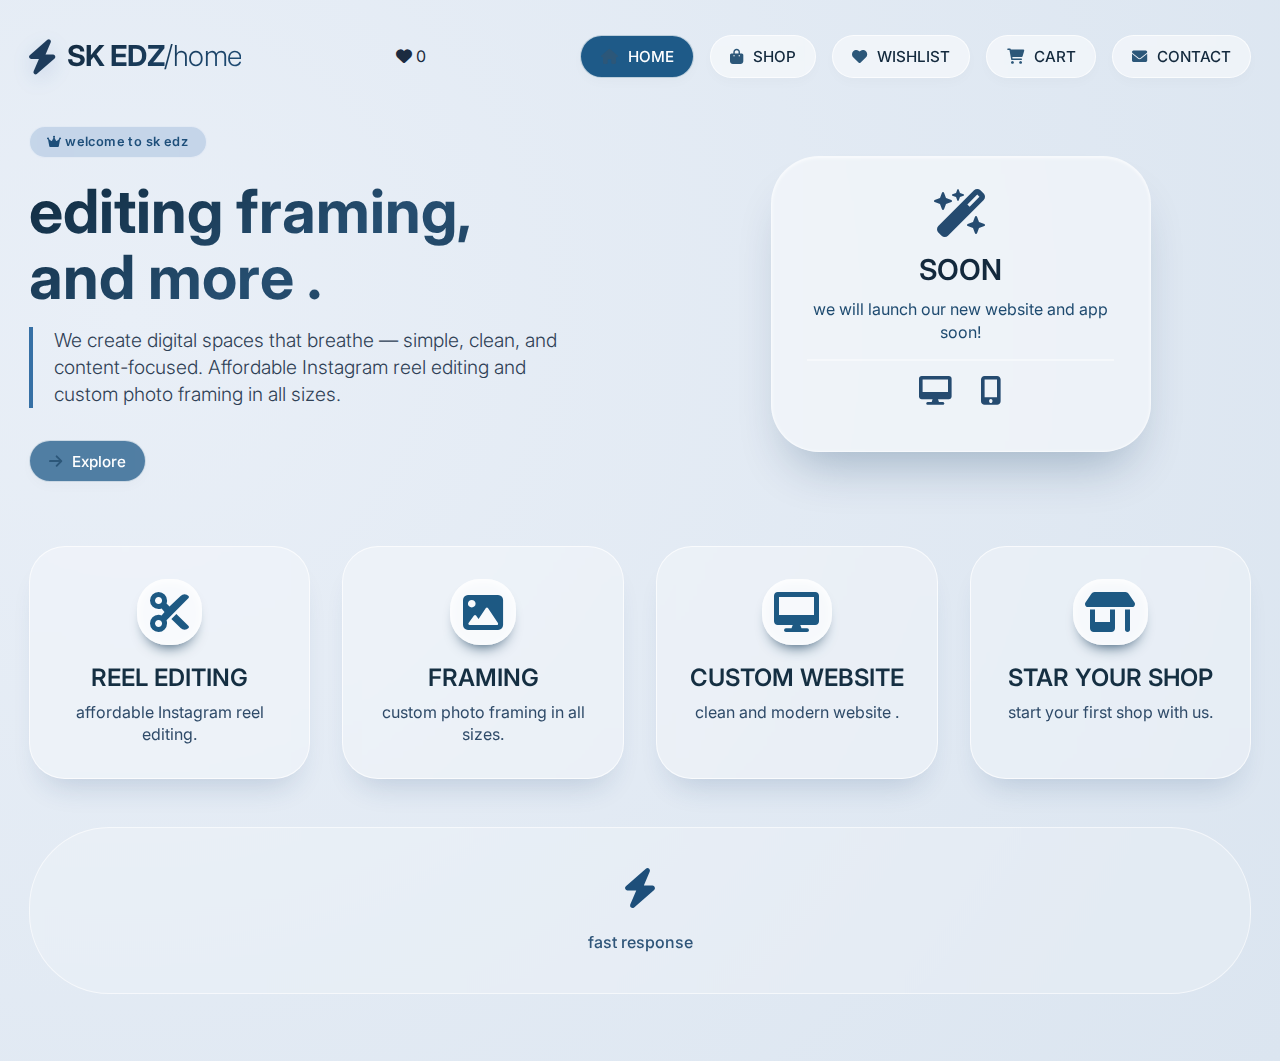
<file: index.html>
<!DOCTYPE html>
<html lang="en">
  <head>
  <meta name="google-site-verification" content="EmsKojAiRaxRZnbjrvXGbWVYcNJzrfEmUrWR7r4IP1Y" />
  <meta charset="UTF-8">
  <meta name="viewport" content="width=device-width, initial-scale=1.0, maximum-scale=5.0, user-scalable=yes">
  
  <title>SK EDZ | Reel Editing, Custom Framing & Websites</title>
  
  <meta name="description" content="Welcome to SK EDZ. We provide affordable Instagram reel editing, custom photo framing in all sizes, and clean modern website development.">
  
  <meta name="keywords" content="SK EDZ, reel editing, custom photo framing, website creation, affordable web development, Instagram editor">
  
  <meta name="robots" content="index, follow">
  
  <meta name="author" content="SK EDZ">

  <meta property="og:title" content="SK EDZ | Editing, Framing & Web Design">
  <meta property="og:description" content="Affordable Instagram reel editing, custom photo framing, and modern website development.">
  <meta property="og:type" content="website">

  <link rel="preconnect" href="https://fonts.googleapis.com">
  <link rel="preconnect" href="https://fonts.gstatic.com" crossorigin>
  <link href="https://fonts.googleapis.com/css2?family=Inter:opsz,wght@14..32,300;14..32,400;14..32,600;14..32,700&display=swap" rel="stylesheet">
  <link rel="stylesheet" href="https://cdnjs.cloudflare.com/ajax/libs/font-awesome/6.0.0-beta3/css/all.min.css">
  <link rel="icon" href="logo.jpg" type="image/png">
  
  <style>
    /* === RESET + GLOBAL (unified with all pages) === */
    * { margin: 0; padding: 0; box-sizing: border-box; }
    body {
      font-family: 'Inter', sans-serif;
      background: #f4f7fc;
      background: radial-gradient(circle at 10% 30%, #e9eff7, #dbe5f0);
      min-height: 100vh;
      display: flex;
      flex-direction: column;
      color: #1b2b40;
      line-height: 1.4;
      scroll-behavior: smooth;
    }
    .app {
      max-width: 1400px;
      margin: 0 auto;
      padding: 1.2rem 1.8rem;
      width: 100%;
      flex: 1;
    }
    /* ===== DESKTOP HEADER (no navbar) ===== */
    .desktop-header {
      display: flex;
      align-items: center;
      justify-content: space-between;
      padding: 1rem 0 2rem 0;
      flex-wrap: wrap;
    }
    .logo-area {
      display: flex;
      align-items: center;
      gap: 0.75rem;
    }
    .logo-icon {
      font-size: 2.2rem;
      color: #1e3c5c;
      filter: drop-shadow(0 6px 10px rgba(22, 78, 161, 0.15));
      animation: softGlow 3s infinite alternate;
    }
    @keyframes softGlow {
      0% { filter: drop-shadow(0 4px 8px rgba(0,60,130,0.2)); }
      100% { filter: drop-shadow(0 12px 18px rgba(0,90,200,0.35)); }
    }
    .logo-text {
      font-weight: 700;
      font-size: 1.8rem;
      letter-spacing: -0.02em;
      background: linear-gradient(145deg, #13293D, #1F4E79);
      -webkit-background-clip: text;
      background-clip: text;
      -webkit-text-fill-color: transparent;
      color: transparent;
    }
    .desktop-actions {
      display: flex;
      gap: 1rem;
      align-items: center;
    }
    .desktop-actions .action-btn {
      background: rgba(255,255,255,0.5);
      backdrop-filter: blur(4px);
      padding: 0.6rem 1.2rem;
      border-radius: 60px;
      font-weight: 500;
      font-size: 0.95rem;
      color: #13293D;
      border: 1px solid rgba(255,255,255,0.7);
      box-shadow: 0 5px 12px rgba(0,0,0,0.02);
      transition: 0.2s ease-in-out;
      cursor: pointer;
      text-decoration: none;
      display: inline-block;
    }
    .desktop-actions .action-btn i { margin-right: 6px; color: #2c5779; }
    .desktop-actions .action-btn:hover {
      background: white;
      border-color: #a0c6e9;
      box-shadow: 0 8px 18px rgba(28, 78, 128, 0.12);
      transform: scale(1.02);
    }
    /* ----- MOBILE NAVIGATION (hidden on desktop) ----- */
    .mobile-nav { display: none; }
    /* ===== HERO SECTION ===== */
    .hero {
      display: flex;
      flex-wrap: wrap;
      align-items: center;
      gap: 2.5rem;
      margin: 1rem 0 4rem 0;
    }
    .hero-content {
      flex: 1 1 300px;
      animation: slideUp 0.9s cubic-bezier(0.15, 0.85, 0.3, 1.05) forwards;
    }
    @keyframes slideUp {
      0% { opacity: 0; transform: translateY(35px); }
      100% { opacity: 1; transform: translateY(0); }
    }
    .hero-content .badge {
      background: rgba(43, 108, 176, 0.18);
      backdrop-filter: blur(3px);
      display: inline-block;
      padding: 0.4rem 1.1rem;
      border-radius: 40px;
      font-size: 0.8rem;
      font-weight: 600;
      letter-spacing: 0.4px;
      color: #1e4f7a;
      border: 1px solid rgba(255,255,255,0.5);
      margin-bottom: 1.2rem;
    }
    .hero-content h1 {
      font-size: clamp(2.4rem, 7vw, 3.8rem);
      font-weight: 700;
      line-height: 1.1;
      background: linear-gradient(155deg, #102b40, #264e70, #1b3b55);
      background-clip: text;
      -webkit-background-clip: text;
      -webkit-text-fill-color: transparent;
      color: transparent;
      margin-bottom: 1rem;
    }
    .hero-content p {
      font-size: 1.2rem;
      color: #2f4055;
      max-width: 550px;
      font-weight: 300;
      border-left: 4px solid #3670a5;
      padding-left: 1.3rem;
      margin-bottom: 2rem;
    }
    .hero-visual {
      flex: 1 1 280px;
      display: flex;
      justify-content: center;
      align-items: center;
    }
    .glass-card {
      background: rgba(255, 255, 255, 0.45);
      backdrop-filter: blur(12px);
      -webkit-backdrop-filter: blur(12px);
      border-radius: 48px;
      padding: 2rem 2.2rem;
      box-shadow: 0 30px 50px -20px rgba(1, 48, 87, 0.3),
                  inset 0 1px 3px rgba(255,255,255,0.7);
      border: 1px solid rgba(255,255,255,0.5);
      width: 100%;
      max-width: 380px;
      animation: float 5s infinite alternate ease-in-out;
      text-align: center;
    }
    @keyframes float {
      0% { transform: translateY(0) rotate(0.2deg); }
      100% { transform: translateY(-12px) rotate(-0.2deg); }
    }
    .glass-card i {
      font-size: 3rem;
      color: #254b70;
      margin-bottom: 0.8rem;
    }
    .glass-card h3 {
      font-size: 1.8rem;
      font-weight: 600;
      color: #13293D;
    }
    .glass-card p {
      color: #1f4b70;
      font-weight: 400;
      margin-top: 0.5rem;
    }
    /* ===== FEATURE GRID (like about page) ===== */
    .feature-grid {
      display: grid;
      grid-template-columns: repeat(auto-fit, minmax(220px, 1fr));
      gap: 2rem;
      margin: 4rem 0 3rem;
    }
    .feature-item {
      background: rgba(255,255,255,0.3);
      backdrop-filter: blur(8px);
      border-radius: 36px;
      padding: 2rem 1.5rem;
      border: 1px solid rgba(255,255,255,0.7);
      box-shadow: 0 20px 30px -15px rgba(26, 67, 113, 0.2);
      transition: all 0.25s;
      text-align: center;
      animation: cardFade 0.7s backwards;
    }
    .feature-item:nth-child(1) { animation-delay: 0.1s; }
    .feature-item:nth-child(2) { animation-delay: 0.2s; }
    .feature-item:nth-child(3) { animation-delay: 0.3s; }
    .feature-item:nth-child(4) { animation-delay: 0.4s; }
    @keyframes cardFade {
      0% { opacity: 0; transform: scale(0.92); }
      100% { opacity: 1; transform: scale(1); }
    }
    .feature-item:hover {
      transform: scale(1.02) translateY(-6px);
      background: rgba(255,255,255,0.6);
      border-color: white;
      box-shadow: 0 28px 40px -12px #1b4c79;
    }
    .feature-item i {
      font-size: 2.5rem;
      color: #1d5983;
      margin-bottom: 1rem;
      background: rgba(255,255,255,0.6);
      padding: 0.8rem;
      border-radius: 30px;
      box-shadow: inset 0 2px 8px white, 0 10px 15px -10px #113755;
    }
    .feature-item h3 {
      font-size: 1.5rem;
      font-weight: 600;
      margin-bottom: 0.4rem;
      color: #152f42;
    }
    .feature-item p {
      color: #2f4b69;
      font-weight: 400;
    }
    /* ===== STATS SECTION ===== */
    .stats-row {
      display: flex;
      flex-wrap: wrap;
      justify-content: space-around;
      gap: 2rem;
      margin: 3rem 0;
      background: rgba(255,255,255,0.2);
      backdrop-filter: blur(6px);
      border-radius: 80px;
      padding: 2.5rem 1.5rem;
      border: 1px solid rgba(255,255,255,0.6);
    }
    .stat-item {
      text-align: center;
    }
    .stat-number {
      font-size: 2.8rem;
      font-weight: 700;
      color: #1e5a88;
      line-height: 1.2;
    }
    .stat-label {
      font-size: 1rem;
      color: #2f5579;
      font-weight: 500;
    }
    /* ===== CTA SECTION ===== */
    .cta-section {
      background: rgba(255,255,255,0.25);
      backdrop-filter: blur(8px);
      border-radius: 60px;
      padding: 3rem 2.5rem;
      margin: 3rem 0;
      text-align: center;
      border: 1px solid rgba(255,255,255,0.7);
    }
    .cta-section h2 {
      font-size: 2.5rem;
      font-weight: 600;
      color: #102b40;
      margin-bottom: 1rem;
    }
    .cta-section p {
      font-size: 1.2rem;
      color: #2f5579;
      max-width: 600px;
      margin: 0 auto 2rem;
    }
    .cta-buttons {
      display: flex;
      gap: 1rem;
      justify-content: center;
      flex-wrap: wrap;
    }
    .cta-btn {
      background: rgba(43, 98, 142, 0.85);
      color: white;
      border: none;
      padding: 1rem 2.5rem;
      border-radius: 60px;
      font-weight: 600;
      font-size: 1.1rem;
      cursor: pointer;
      transition: 0.2s;
      border: 1px solid rgba(255,255,255,0.4);
      text-decoration: none;
      display: inline-flex;
      align-items: center;
      gap: 8px;
    }
    .cta-btn:hover {
      background: #1e5a88;
      transform: scale(1.02);
    }
    .cta-btn-outline {
      background: rgba(255,255,255,0.5);
      color: #13293D;
      border: 1px solid white;
    }
    .cta-btn-outline:hover {
      background: white;
    }
    /* ===== FOOTER ===== */
    .footer-note {
      margin-top: 4rem;
      padding: 1.8rem 0.5rem;
      text-align: center;
      border-top: 1px solid rgba(255,255,255,0.6);
      font-weight: 300;
      color: #2e5375;
      font-size: 0.95rem;
    }
    /* ===== THEMED BACK BUTTON ===== */
    .back-btn {
      background: rgba(255,255,255,0.45);
      backdrop-filter: blur(10px);
      -webkit-backdrop-filter: blur(10px);
      border: 1px solid rgba(255,255,255,0.7);
      color: #13293D;
      padding: 0.7rem 1.6rem;
      border-radius: 60px;
      font-weight: 500;
      font-size: 0.95rem;
      cursor: pointer;
      display: inline-flex;
      align-items: center;
      gap: 8px;
      box-shadow: 0 10px 20px -10px rgba(20, 60, 100, 0.25);
      transition: all 0.25s ease;
    }

    .back-btn i {
      color: #2c5779;
      font-size: 1rem;
    }

    .back-btn:hover {
      background: white;
      border-color: #a0c6e9;
      box-shadow: 0 15px 25px -10px rgba(28, 78, 128, 0.3);
      transform: translateY(-3px) scale(1.02);
    }

    .back-btn:active {
      transform: scale(0.98);
    }
    
    /* -------------------- RESPONSIVE (MOBILE) exactly matching wishlist.html -------------------- */
    @media screen and (max-width: 768px) {
      .app { padding: 0.8rem 1.2rem; }
      .desktop-actions { display: none; }
      
      .mobile-nav {
        display: flex;
        position: fixed;
        bottom: 16px;
        left: 12px;
        right: 12px;
        background: rgba(30, 50, 75, 0.75);
        backdrop-filter: blur(20px);
        border-radius: 60px;
        padding: 0.8rem 1.2rem;
        justify-content: space-around;
        z-index: 1000;
      }
      .mobile-nav a {
        color: rgba(255,255,255,0.9);
        display: flex;
        flex-direction: column;
        align-items: center;
        font-size: 0.85rem;
        text-decoration: none;
      }
      .mobile-nav a i { font-size: 1.5rem; }
      body { padding-bottom: 85px; }
      
      .stats-row { border-radius: 40px; padding: 1.8rem; }
      .stat-number { font-size: 2rem; }
    }
    @media screen and (min-width: 769px) {
      .mobile-nav { display: none !important; }
      body { padding-bottom: 0; }
    }
  </style>
</head>
<body>

  <div class="app">

    <header class="desktop-header">

      <div class="logo-area">

        <i class="fas fa-bolt logo-icon"></i>

        <span class="logo-text">SK EDZ<span style="font-weight:300; color:#2f638f;">/home</span></span>

        

      </div>

      <div class="logo-area">

 <div class="wishlist-header-icon" id="wishlist-header-icon" onclick="window.location.href='wishlist.html'">

          <i class="fas fa-heart"></i>

          <span class="wishlist-count-badge" id="wishlist-count-badge">0</span>

        </div>

</div>

      <div class="desktop-actions">

        <a href="index.html" class="action-btn" style="background: #1e5a88; color: white;"><i class="fas fa-home"></i> HOME</a>

        <a href="buy.html" class="action-btn"><i class="fas fa-shopping-bag"></i> SHOP</a>

        <a href="wishlist.html" class="action-btn"><i class="fas fa-heart"></i> WISHLIST</a>

        <a href="cart.html" class="action-btn"><i class="fas fa-shopping-cart"></i> CART</a>

        <a href="contact.html" class="action-btn"><i class="fas fa-envelope"></i> CONTACT</a>

        

      </div>

    </header>

<div class="logo-area">

  

</div>

    <section class="hero">

      <div class="hero-content">

        <span class="badge"><i class="fas fa-crown"></i> welcome to sk edz</span>

        <h1>editing framing,<br>and more .</h1>

        <p>We create digital spaces that breathe — simple, clean, and content-focused. Affordable Instagram reel editing and custom photo framing in all sizes.</p>

        <div style="display: flex; gap: 1rem; flex-wrap: wrap;">

          <span class="desktop-actions" style="display: flex; gap: 0.5rem; padding: 0;">

            <a href="buy.html" class="action-btn" style="background: rgba(43, 98, 142, 0.8); color: white;"><i class="fas fa-arrow-right"></i> Explore</a>

          </span>

        </div>

      </div>

      <div class="hero-visual">

        <div class="glass-card">

          <i class="fas fa-wand-magic-sparkles"></i>

          <h3>SOON</h3>

          <p>we will launch our new website and app soon!</p>

          <hr style="border: 0.5px solid rgba(255,255,255,0.4); margin: 1rem 0;">

          <div style="display: flex; justify-content: center; gap: 1.8rem;">

            <i class="fas fa-desktop" style="font-size: 1.8rem;"></i>

            <i class="fas fa-mobile-alt" style="font-size: 1.8rem;"></i>

          </div>

        </div>

      </div>

    </section>



    <div class="feature-grid">

      <div class="feature-item">

        <i class="fas fa-cut"></i>

        <h3>REEL EDITING</h3>

        <p>affordable Instagram reel editing.</p>

      </div>

      <div class="feature-item">

        <i class="fas fa-image"></i>

        <h3>FRAMING</h3>

        <p>custom photo framing in all sizes.</p>

      </div>

      <div class="feature-item">

        <i class="fas fa-desktop"></i>

        <h3>CUSTOM WEBSITE</h3>

        <p>clean and modern website .</p>

      </div>

      <div class="feature-item">

        <i class="fas fa-shop"></i>

        <h3>STAR YOUR SHOP</h3>

        <p>start your first shop with us.</p>

      </div>

    </div>



    <div class="stats-row">

      <div class="stat-item">

        <i class="fas fa-bolt" style="color: #1e4f7a; font-size: 2.5rem;"></i>

        <div class="stat-label"><br>fast response</div>
</file>
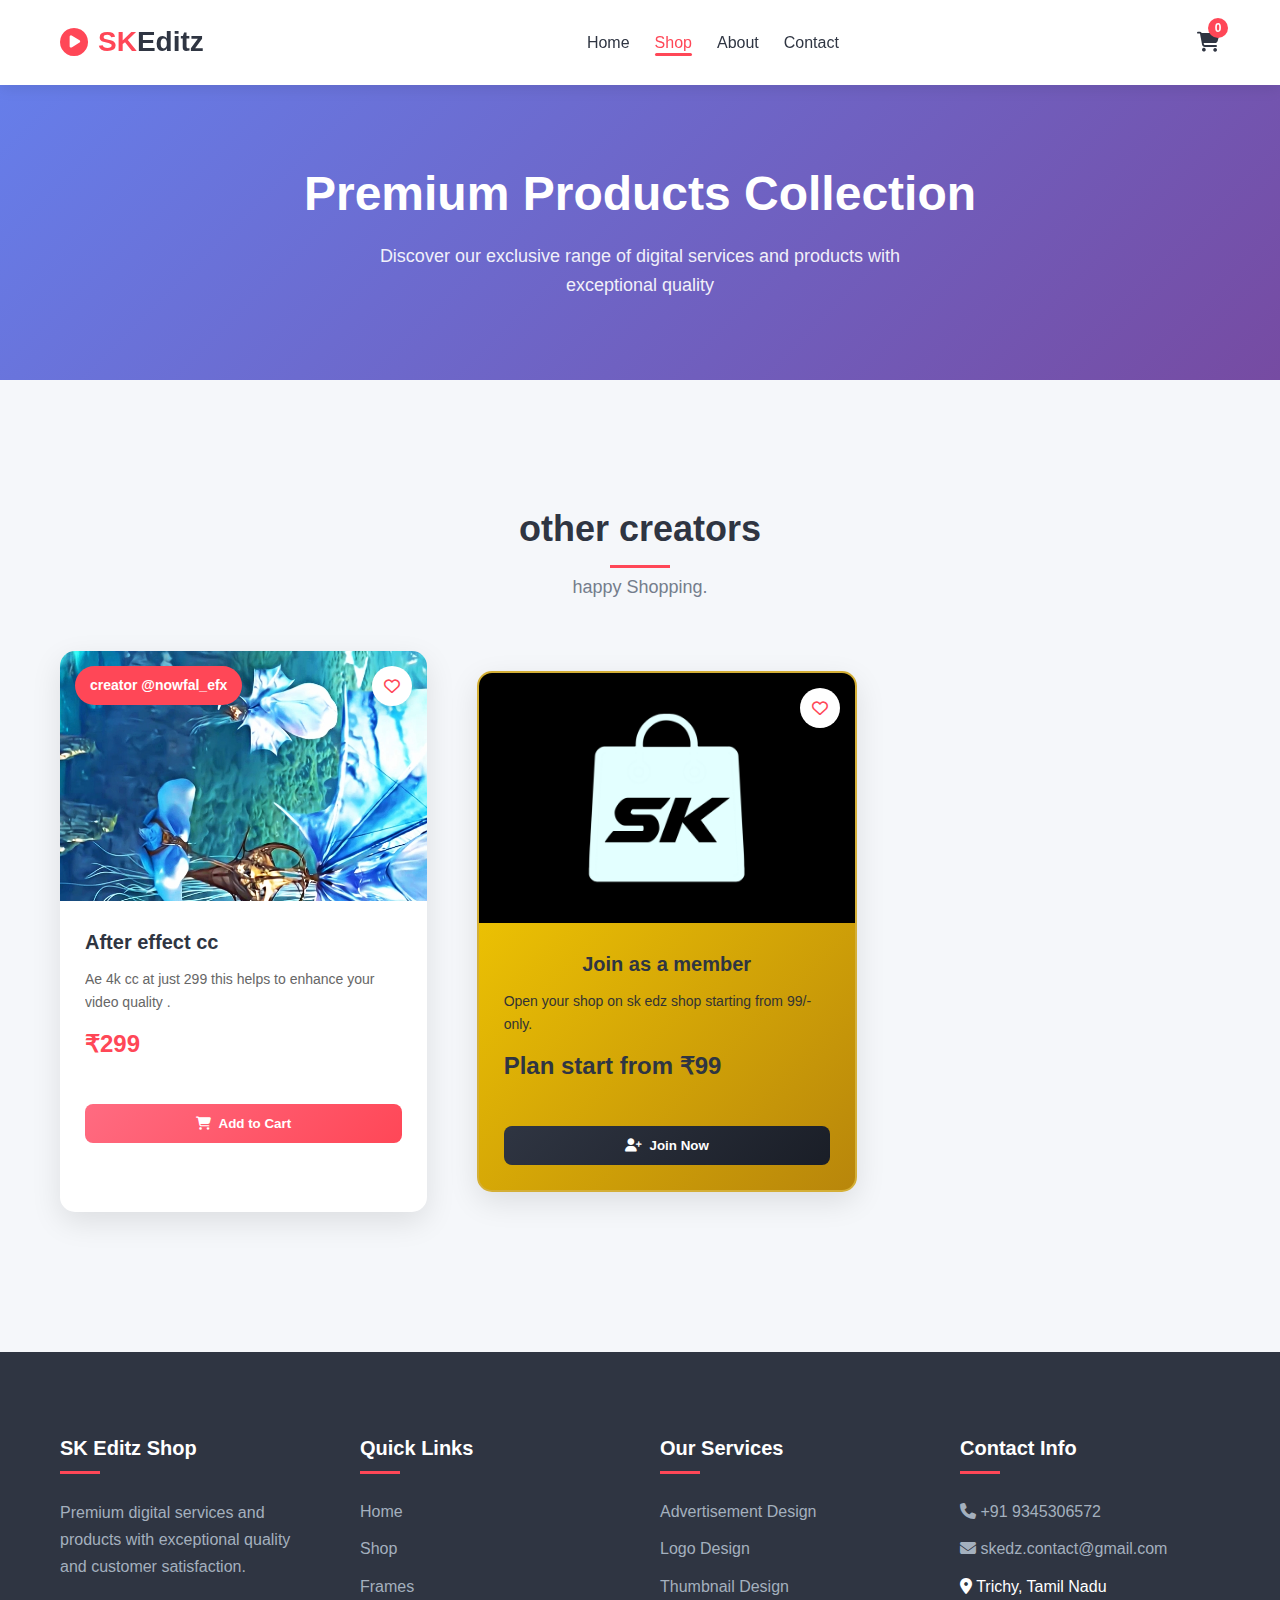
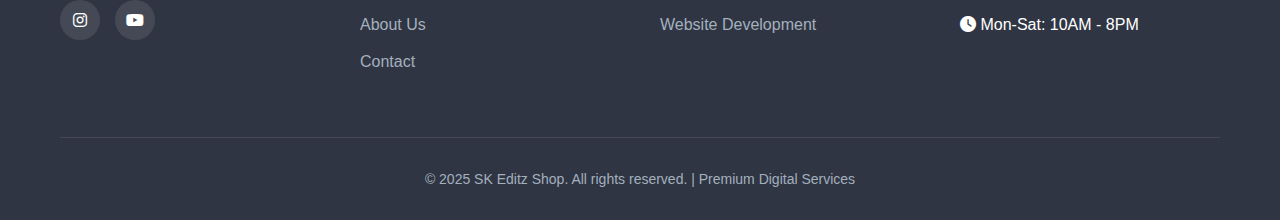
<file: ad.html>
<!DOCTYPE html>
<html lang="en">
<head>
    <meta charset="UTF-8">
    <meta name="viewport" content="width=device-width, initial-scale=1.0">
    <title>sk Shop | Premium Products</title>
    <link rel="stylesheet" href="https://cdnjs.cloudflare.com/ajax/libs/font-awesome/6.4.0/css/all.min.css">
    <link rel="shortcut icon" href="WhatsApp Image 2025-08-18 at 16.00.20_ae9954eb.jpg">
    <link rel="stylesheet" href="card.css">
    <style>
        * {
            margin: 0;
            padding: 0;
            box-sizing: border-box;
        }
        
        body {
            font-family: 'Segoe UI', Tahoma, Geneva, Verdana, sans-serif;
            color: #333;
            background: #f5f7fa;
            line-height: 1.6;
        }
        
        .container {
            max-width: 1200px;
            margin: 0 auto;
            padding: 0 20px;
        }
        
        /* Header Styles */
        header {
            padding: 20px 0;
            background: white;
            box-shadow: 0 2px 15px rgba(0, 0, 0, 0.1);
            position: sticky;
            top: 0;
            z-index: 100;
        }
        
        .header-content {
            display: flex;
            justify-content: space-between;
            align-items: center;
        }
        
        .logo {
            font-size: 28px;
            font-weight: 700;
            color: #ff4757;
            text-decoration: none;
            display: flex;
            align-items: center;
        }
        
        .logo i {
            margin-right: 10px;
            color: #ff4757;
        }
        
        .logo span {
            color: #2f3542;
        }
        
        nav ul {
            display: flex;
            list-style: none;
        }
        
        nav ul li {
            margin-left: 25px;
        }
        
        nav ul li a {
            color: #2f3542;
            text-decoration: none;
            font-weight: 500;
            transition: color 0.3s;
            position: relative;
        }
        
        nav ul li a:hover {
            color: #ff4757;
        }
        
        nav ul li a.active {
            color: #ff4757;
        }
        
        nav ul li a.active:after {
            content: '';
            position: absolute;
            bottom: -5px;
            left: 0;
            width: 100%;
            height: 3px;
            background: #ff4757;
            border-radius: 2px;
        }
        
        .cart-icon {
            position: relative;
            font-size: 20px;
            color: #2f3542;
            text-decoration: none;
            transition: color 0.3s;
        }
        
        .cart-icon:hover {
            color: #ff4757;
        }
        
        .cart-count {
            position: absolute;
            top: -8px;
            right: -8px;
            background: #ff4757;
            color: white;
            font-size: 12px;
            width: 20px;
            height: 20px;
            border-radius: 50%;
            display: flex;
            align-items: center;
            justify-content: center;
            font-weight: 600;
        }
        
        /* Hero Section */
        .shop-hero {
            padding: 80px 0;
            text-align: center;
            background: linear-gradient(135deg, #667eea 0%, #764ba2 100%);
            color: white;
            margin-bottom: 60px;
        }
        
        .shop-hero h1 {
            font-size: 48px;
            font-weight: 700;
            margin-bottom: 20px;
            line-height: 1.2;
        }
        
        .shop-hero p {
            font-size: 18px;
            max-width: 600px;
            margin: 0 auto;
            opacity: 0.9;
        }
        
        /* Products Section */
        .products-section {
            padding: 60px 0;
        }
        
        .section-title {
            text-align: center;
            margin-bottom: 50px;
        }
        
        .section-title h2 {
            font-size: 36px;
            color: #2f3542;
            margin-bottom: 15px;
            position: relative;
            display: inline-block;
        }
        
        .section-title h2:after {
            content: '';
            position: absolute;
            bottom: -10px;
            left: 50%;
            transform: translateX(-50%);
            width: 60px;
            height: 3px;
            background: #ff4757;
        }
        
        .section-title p {
            color: #747d8c;
            max-width: 600px;
            margin: 0 auto;
            font-size: 18px;
        }
        
        /* Frame Card Styles (Same as frames page) */
        .products-grid {
            display: grid;
            grid-template-columns: repeat(auto-fill, minmax(350px, 1fr));
            gap: 30px;
            margin-top: 40px;
        }
        
        .product-card {
            background: white;
            border-radius: 15px;
            overflow: hidden;
            box-shadow: 0 10px 30px rgba(0, 0, 0, 0.1);
            transition: all 0.3s ease;
            position: relative;
        }
        
        .product-card:hover {
            transform: translateY(-10px);
            box-shadow: 0 15px 35px rgba(0, 0, 0, 0.15);
        }
        
        .product-card-image {
            position: relative;
            overflow: hidden;
            height: 250px;
        }
        
        .product-card-image img {
            width: 100%;
            height: 100%;
            object-fit: cover;
            transition: transform 0.5s ease;
        }
        
        .product-card:hover .product-card-image img {
            transform: scale(1.05);
        }
        
        .product-card-badge {
            position: absolute;
            top: 15px;
            left: 15px;
            background: #ff4757;
            color: white;
            padding: 8px 15px;
            border-radius: 25px;
            font-size: 14px;
            font-weight: 600;
            z-index: 2;
        }
        
        .product-card-wishlist {
            position: absolute;
            top: 15px;
            right: 15px;
            background: white;
            width: 40px;
            height: 40px;
            border-radius: 50%;
            display: flex;
            align-items: center;
            justify-content: center;
            color: #ff4757;
            cursor: pointer;
            transition: all 0.3s;
            z-index: 2;
            box-shadow: 0 3px 10px rgba(0, 0, 0, 0.1);
        }
        
        .product-card-wishlist:hover {
            background: #ff4757;
            color: white;
            transform: scale(1.1);
        }
        
        .product-card-content {
            padding: 25px;
        }
        
        .product-card-title {
            font-size: 20px;
            font-weight: 600;
            margin-bottom: 10px;
            color: #2f3542;
        }
        
        .product-card-description {
            color: #666;
            font-size: 14px;
            line-height: 1.6;
            margin-bottom: 15px;
            height: 42px;
            overflow: hidden;
        }
        
        .product-card-price {
            display: flex;
            align-items: center;
            margin-bottom: 20px;
        }
        
        .product-card-current-price {
            font-size: 24px;
            font-weight: 700;
            color: #ff4757;
            margin-right: 10px;
        }
        
        .product-card-original-price {
            font-size: 16px;
            color: #999;
            text-decoration: line-through;
        }
        
        .product-card-save {
            color: #4CAF50;
            font-weight: 600;
            font-size: 14px;
            margin-left: 10px;
        }
        
        .product-card-rating {
            display: flex;
            align-items: center;
            margin-bottom: 20px;
        }
        
        .product-card-stars {
            color: #FFD700;
            margin-right: 10px;
        }
        
        .product-card-reviews {
            color: #666;
            font-size: 14px;
        }
        
        .product-card-buttons {
            display: flex;
            gap: 10px;
        }
        
        .product-card-btn {
            flex: 1;
            padding: 12px;
            border: none;
            border-radius: 8px;
            font-weight: 600;
            cursor: pointer;
            transition: all 0.3s;
            display: flex;
            align-items: center;
            justify-content: center;
            gap: 8px;
        }
        
        .product-card-btn-primary {
            background: linear-gradient(135deg, #ff6b81, #ff4757);
            color: white;
        }
        
        .product-card-btn-primary:hover {
            transform: translateY(-2px);
            box-shadow: 0 5px 15px rgba(255, 71, 87, 0.3);
        }
        
        .product-card-btn-secondary {
            background: #f1f2f6;
            color: #2f3542;
        }
        
        .product-card-btn-secondary:hover {
            background: #e2e8f0;
        }
        
        /* Special Frames Card */
        .frames-card {
            background: white;
            border-radius: 15px;
            overflow: hidden;
            box-shadow: 0 10px 30px rgba(0, 0, 0, 0.1);
            transition: all 0.3s ease;
            position: relative;
            grid-column: span 1;
        }
        
        .frames-card:hover {
            transform: translateY(-10px);
            box-shadow: 0 15px 35px rgba(0, 0, 0, 0.15);
        }
        
        .frames-card-image {
            position: relative;
            overflow: hidden;
            height: 250px;
            background: linear-gradient(135deg, #667eea 0%, #764ba2 100%);
            display: flex;
            align-items: center;
            justify-content: center;
        }
        
        .frames-card-image i {
            font-size: 80px;
            color: white;
            opacity: 0.8;
        }
        
        .frames-card-badge {
            position: absolute;
            top: 15px;
            left: 15px;
            background: #ff4757;
            color: white;
            padding: 8px 15px;
            border-radius: 25px;
            font-size: 14px;
            font-weight: 600;
            z-index: 2;
        }
        
        .frames-card-content {
            padding: 30px;
            text-align: center;
        }
        
        .frames-card-title {
            font-size: 24px;
            font-weight: 700;
            margin-bottom: 15px;
            color: #2f3542;
        }
        
        .frames-card-description {
            color: #666;
            font-size: 16px;
            line-height: 1.6;
            margin-bottom: 20px;
        }
        
        .frames-card-btn {
            display: inline-block;
            padding: 12px 30px;
            background: linear-gradient(135deg, #667eea 0%, #764ba2 100%);
            color: white;
            text-decoration: none;
            border-radius: 8px;
            font-weight: 600;
            transition: all 0.3s;
            border: none;
            cursor: pointer;
            font-size: 16px;
            display: flex;
            align-items: center;
            justify-content: center;
            gap: 10px;
            width: 100%;
        }
        
        .frames-card-btn:hover {
            transform: translateY(-2px);
            box-shadow: 0 5px 15px rgba(102, 126, 234, 0.3);
        }
        
        /* Golden Card Styles - FIXED FOR MOBILE */
        .golden-card {
            background: linear-gradient(135deg, #FFD700 0%, #B8860B 100%);
            border-radius: 15px;
            overflow: hidden;
            box-shadow: 0 10px 30px rgba(0, 0, 0, 0.1);
            transition: all 0.3s ease;
            position: relative;
            grid-column: span 1;
        }
        
        .golden-card:hover {
            transform: translateY(-10px);
            box-shadow: 0 15px 35px rgba(184, 134, 11, 0.3);
        }
        
        .golden-card .product-card-image {
            position: relative;
            overflow: hidden;
            height: 250px;
        }
        
        .golden-card .product-card-image img {
            width: 100%;
            height: 100%;
            object-fit: cover;
            transition: transform 0.5s ease;
        }
        
        .golden-card:hover .product-card-image img {
            transform: scale(1.05);
        }
        
        .golden-content {
            padding: 25px;
        }
        
        .golden-title {
            font-size: 20px;
            font-weight: 600;
            margin-bottom: 10px;
            color: #2f3542;
        }
        
        .golden-card .product-card-description {
            color: #333;
            font-size: 14px;
            line-height: 1.6;
            margin-bottom: 15px;
            height: 42px;
            overflow: hidden;
        }
        
        .golden-card .product-card-price {
            display: flex;
            align-items: center;
            margin-bottom: 20px;
        }
        
        .golden-card .product-card-current-price {
            font-size: 24px;
            font-weight: 700;
            color: #2f3542;
            margin-right: 10px;
        }
        
        .golden-card .product-card-buttons {
            display: flex;
            gap: 10px;
        }
        
        .golden-card .product-card-btn {
            flex: 1;
            padding: 12px;
            border: none;
            border-radius: 8px;
            font-weight: 600;
            cursor: pointer;
            transition: all 0.3s;
            display: flex;
            align-items: center;
            justify-content: center;
            gap: 8px;
        }
        
        .golden-card .product-card-btn-primary {
            background: linear-gradient(135deg, #2f3542, #1a1e27);
            color: white;
        }
        
        .golden-card .product-card-btn-primary:hover {
            transform: translateY(-2px);
            box-shadow: 0 5px 15px rgba(47, 53, 66, 0.3);
        }
        
        /* Coupon Section */
        .coupon-section {
            background: white;
            padding: 50px 0;
            margin: 60px 0;
            border-radius: 15px;
            box-shadow: 0 5px 20px rgba(0, 0, 0, 0.08);
        }
        
        .coupon-container {
            max-width: 600px;
            margin: 0 auto;
            text-align: center;
        }
        
        .coupon-container h3 {
            font-size: 28px;
            margin-bottom: 15px;
            color: #2f3542;
        }
        
        .coupon-container p {
            margin-bottom: 20px;
            color: #666;
            font-size: 18px;
        }
        
        .coupon-code {
            display: inline-block;
            background: linear-gradient(135deg, #ff6b81, #ff4757);
            color: white;
            padding: 10px 20px;
            border-radius: 8px;
            font-weight: 700;
            font-size: 20px;
            letter-spacing: 1px;
            margin: 10px 0;
        }
        
        /* Footer */
        footer {
            background: #2f3542;
            color: white;
            padding: 80px 0 30px;
            margin-top: 80px;
        }
        
        .footer-content {
            display: grid;
            grid-template-columns: repeat(auto-fit, minmax(250px, 1fr));
            gap: 40px;
            margin-bottom: 50px;
        }
        
        .footer-column h3 {
            font-size: 20px;
            margin-bottom: 25px;
            color: white;
            position: relative;
            padding-bottom: 10px;
        }
        
        .footer-column h3:after {
            content: '';
            position: absolute;
            bottom: 0;
            left: 0;
            width: 40px;
            height: 3px;
            background: #ff4757;
        }
        
        .footer-column p {
            color: #a4b0be;
            line-height: 1.7;
            margin-bottom: 20px;
        }
        
        .footer-column ul {
            list-style: none;
        }
        
        .footer-column ul li {
            margin-bottom: 12px;
        }
        
        .footer-column ul li a {
            color: #a4b0be;
            text-decoration: none;
            transition: color 0.3s;
        }
        
        .footer-column ul li a:hover {
            color: #ff4757;
        }
        
        .social-links {
            display: flex;
            gap: 15px;
            margin-top: 20px;
        }
        
        .social-links a {
            display: flex;
            align-items: center;
            justify-content: center;
            width: 40px;
            height: 40px;
            background: rgba(255, 255, 255, 0.1);
            border-radius: 50%;
            color: white;
            text-decoration: none;
            transition: all 0.3s;
        }
        
        .social-links a:hover {
            background: #ff4757;
            transform: translateY(-3px);
        }
        
        .copyright {
            text-align: center;
            padding-top: 30px;
            border-top: 1px solid rgba(255, 255, 255, 0.1);
            color: #a4b0be;
            font-size: 14px;
        }
        
        /* Toast Notification */
        .toast {
            position: fixed;
            bottom: 20px;
            right: 20px;
            background: #4CAF50;
            color: white;
            padding: 15px 25px;
            border-radius: 8px;
            box-shadow: 0 5px 15px rgba(0, 0, 0, 0.2);
            display: flex;
            align-items: center;
            z-index: 1000;
            transform: translateY(100px);
            opacity: 0;
            transition: transform 0.3s, opacity 0.3s;
        }
        
        .toast.show {
            transform: translateY(0);
            opacity: 1;
        }
        
        .toast i {
            margin-right: 10px;
            font-size: 20px;
        }
        
        /* Responsive Design */
        @media (max-width: 768px) {
            .header-content {
                flex-direction: column;
                text-align: center;
            }
            
            nav ul {
                margin-top: 20px;
                flex-wrap: wrap;
                justify-content: center;
            }
            
            nav ul li {
                margin: 0 15px 10px;
            }
            
            .shop-hero h1 {
                font-size: 36px;
            }
            
            .section-title h2 {
                font-size: 30px;
            }
            
            .products-grid {
                grid-template-columns: 1fr;
            }
            
            /* Golden card mobile fixes */
            .golden-card {
                grid-column: span 1;
            }
            
            .golden-card .product-card-buttons {
                flex-direction: column;
            }
            
            .golden-card .product-card-btn {
                width: 100%;
            }
        }
        
        @media (max-width: 480px) {
            .shop-hero {
                padding: 60px 0;
            }
            
            .shop-hero h1 {
                font-size: 28px;
            }
            
            .product-card-buttons {
                flex-direction: column;
            }
            
            .product-card-btn {
                width: 100%;
            }
            
            /* Golden card small screen fixes */
            .golden-content {
                padding: 20px;
            }
            
            .golden-title {
                font-size: 18px;
            }
        }
    </style>
</head>
<body>
    <!-- Header -->
    <header>
        <div class="container">
            <div class="header-content">
                <a href="index.html" class="logo">
                    <i class="fas fa-play-circle"></i>
                    SK<span>Editz</span>
                </a>
                <nav>
                    <ul>
                        <li><a href="index.html">Home</a></li>
                        <li><a href="buy.html" class="active">Shop</a></li>
                        <li><a href="about.html">About</a></li>
                        <li><a href="contact.html">Contact</a></li>
                    </ul>
                </nav>
                <a href="cart.html" class="cart-icon">
                    <i class="fas fa-shopping-cart"></i>
                    <span class="cart-count" id="cart-count">0</span>
                </a>
            </div>
        </div>
    </header>
    
    <!-- Hero Section -->
    <section class="shop-hero">
        <div class="container">
            <h1>Premium Products Collection</h1>
            <p>Discover our exclusive range of digital services and products with exceptional quality</p>
        </div>
    </section>
    
    <!-- Products Section -->
    <section class="products-section">
        <div class="container">
            <div class="section-title">
                <h2>other creators</h2>
                <p>happy Shopping.</p>
            </div>
            
            <div class="products-grid">
                <!-- Product 1: Advertisement -->
                <div class="product-card">
                    <div class="product-card-image">
                        <div class="product-card-badge">creator @nowfal_efx</div>
                        <div class="product-card-wishlist" data-product="Advertisement">
                            <i class="far fa-heart"></i>
                        </div>
                        <img src="nowfal.2.jpg" alt="advertisement">
                    </div>
                    <div class="product-card-content">
                        <h3 class="product-card-title">After effect cc</h3>
                        <p class="product-card-description">Ae 4k cc at just 299 this helps to enhance your video quality .</p>
                        <div class="product-card-price">
                            <span class="product-card-current-price">₹299</span>
                        </div>
                        <div class="product-card-rating">
                            <div class="product-card-stars">
                            </div>
                        </div>
                        <div class="product-card-buttons">
                            <button class="product-card-btn product-card-btn-primary add-to-cart" data-product="After effect cc" data-price="299">
                                <i class="fas fa-shopping-cart"></i> Add to Cart
                            </button>
                        </div>
                    </div>
                </div>

                <!-- Golden Card: Join as member -->
                <div class="golden-card">
                    <div class="product-card-image"> 
                        <div class="product-card-wishlist" data-product="Join as member">
                            <i class="far fa-heart"></i>
                        </div>
                        <img src="logo.jpg" alt="Join as member">
                    </div>
                    <div class="golden-content">
                        <h3 class="golden-title">Join as a member</h3>
                        <p class="product-card-description">Open your shop on sk edz shop starting from 99/- only.</p>
                        <div class="product-card-price">
                            <span class="product-card-current-price">Plan start from ₹99</span>
                        </div>
                        <div class="product-card-rating">
                            <div class="product-card-stars">
                            </div>
                        </div>
                        <div class="product-card-buttons">
                            <button class="product-card-btn product-card-btn-primary add-to-cart" data-product="Join as Member" data-price="99">
                                <i class="fas fa-user-plus"></i> Join Now
                            </button>
                        </div>
                    </div>
                </div>
            </div>
        </div>
    </section>

    <!-- Footer -->
    <footer>
        <div class="container">
            <div class="footer-content">
                <div class="footer-column">
                    <h3>SK Editz Shop</h3>
                    <p>Premium digital services and products with exceptional quality and customer satisfaction.</p>
                    <div class="social-links">
                        <a href="https://www.instagram.com/sk_edz_007" target="_blank"><i class="fab fa-instagram"></i></a>
                        <a href="https://youtube.com/@sk_edz_001" target="_blank"><i class="fab fa-youtube"></i></a>
                    </div>
                </div>
                
                <div class="footer-column">
                    <h3>Quick Links</h3>
                    <ul>
                        <li><a href="index.html">Home</a></li>
                        <li><a href="buy.html">Shop</a></li>
                        <li><a href="frames.html">Frames</a></li>
                        <li><a href="about.html">About Us</a></li>
                        <li><a href="contact.html">Contact</a></li>
                    </ul>
                </div>
                
                <div class="footer-column">
                    <h3>Our Services</h3>
                    <ul>
                        <li><a href="buy.html">Advertisement Design</a></li>
                        <li><a href="buy.html">Logo Design</a></li>
                        <li><a href="buy.html">Thumbnail Design</a></li>
                        <li><a href="buy.html">Website Development</a></li>
                    </ul>
                </div>
                
                <div class="footer-column">
                    <h3>Contact Info</h3>
                    <ul>
                        <li><a href="tel:+919345306572"><i class="fas fa-phone"></i> +91 9345306572</a></li>
                        <li><a href="mailto:skedz.contact@gmail.com"><i class="fas fa-envelope"></i> skedz.contact@gmail.com</a></li>
                        <li><i class="fas fa-map-marker-alt"></i> Trichy, Tamil Nadu</li>
                        <li><i class="fas fa-clock"></i> Mon-Sat: 10AM - 8PM</li>
                    </ul>
                </div>
            </div>
            
            <div class="copyright">
                <p>&copy; 2025 SK Editz Shop. All rights reserved. | Premium Digital Services</p>
            </div>
        </div>
    </footer>
    
    <!-- Toast Notification -->
    <div class="toast" id="toast">
        <i class="fas fa-check-circle"></i>
        <span id="toast-message">Product added to cart!</span>
    </div>
    
    <script>
        // Cart functionality
        let cart = JSON.parse(localStorage.getItem('cart')) || [];
        
        // Update cart count
        function updateCartCount() {
            const cartCount = document.getElementById('cart-count');
            const totalItems = cart.reduce((total, item) => total + item.quantity, 0);
            cartCount.textContent = totalItems;
        }
        
        // Add to cart functionality
        document.querySelectorAll('.add-to-cart').forEach(btn => {
            btn.addEventListener('click', () => {
                const product = btn.getAttribute('data-product');
                const price = parseInt(btn.getAttribute('data-price'));
                
                // Check if product already in cart
                const existingItemIndex = cart.findIndex(item => item.product === product);
                
                if (existingItemIndex !== -1) {
                    // Update quantity if product already exists
                    cart[existingItemIndex].quantity += 1;
                } else {
                    // Add new product to cart
                    cart.push({
                        product: product,
                        price: price,
                        quantity: 1
                    });
                }
                
                // Save to localStorage
                localStorage.setItem('cart', JSON.stringify(cart));
                
                // Update cart count
                updateCartCount();
                
                // Show success message
                showToast(`${product} added to cart!`);
            });
        });
        
        // Wishlist functionality
        document.querySelectorAll('.product-card-wishlist').forEach(wishlistBtn => {
            wishlistBtn.addEventListener('click', () => {
                const heartIcon = wishlistBtn.querySelector('i');
                const product = wishlistBtn.getAttribute('data-product');
                
                if (heartIcon.classList.contains('far')) {
                    heartIcon.classList.remove('far');
                    heartIcon.classList.add('fas');
                    showToast(`${product} added to wishlist!`);
                } else {
                    heartIcon.classList.remove('fas');
                    heartIcon.classList.add('far');
                    showToast(`${product} removed from wishlist!`);
                }
            });
        });
        
        // Toast notification function
        function showToast(message) {
            const toast = document.getElementById('toast');
            const toastMessage = document.getElementById('toast-message');
            
            toastMessage.textContent = message;
            toast.classList.add('show');
            
            setTimeout(() => {
                toast.classList.remove('show');
            }, 3000);
        }
        
        // Initialize cart count on page load
        updateCartCount();
    </script>
</body>
</html>
</file>
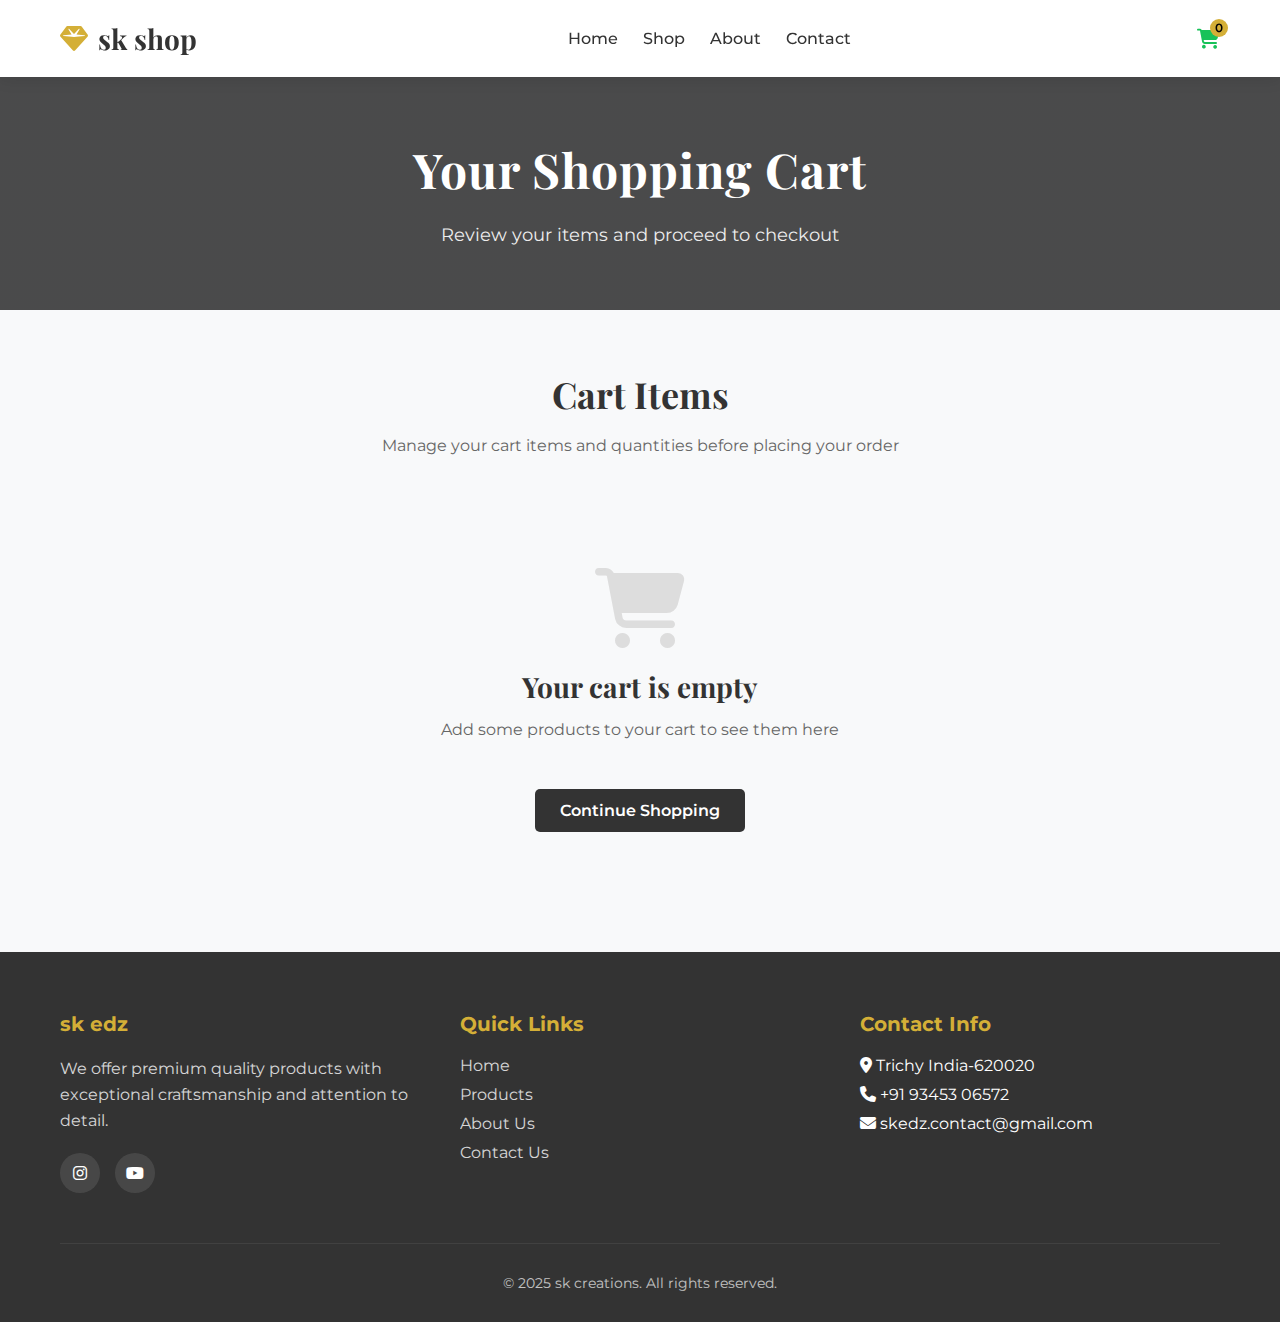
<file: cart.html>
<!DOCTYPE html>
<html lang="en">
<head>
    <meta charset="UTF-8">
    <meta name="viewport" content="width=device-width, initial-scale=1.0">
    <title>Cart - sk Shop</title>
    <link rel="stylesheet" href="https://cdnjs.cloudflare.com/ajax/libs/font-awesome/6.4.0/css/all.min.css">
    <link href="https://fonts.googleapis.com/css2?family=Playfair+Display:wght@400;600;700&family=Montserrat:wght@300;400;500&display=swap" rel="stylesheet">
    <link rel="shortcut icon" href="WhatsApp Image 2025-08-18 at 16.00.20_ae9954eb.jpg">

    <style>
        * {
            margin: 0;
            padding: 0;
            box-sizing: border-box;
        }
        
        body {
            font-family: 'Montserrat', sans-serif;
            color: #333;
            background: #f8f9fa;
            min-height: 100vh;
        }
        
        .gold-accent {
            color: #D4AF37;
        }
        
        .container {
            max-width: 1200px;
            margin: 0 auto;
            padding: 0 20px;
        }
        
        /* Header Styles */
        header {
            padding: 20px 0;
            background: #fff;
            box-shadow: 0 2px 15px rgba(0, 0, 0, 0.1);
            position: sticky;
            top: 0;
            z-index: 100;
        }
        
        .header-content {
            display: flex;
            justify-content: space-between;
            align-items: center;
        }
        
        .logo {
            font-family: 'Playfair Display', serif;
            font-size: 28px;
            font-weight: 700;
            color: #333;
            text-decoration: none;
            display: flex;
            align-items: center;
        }
        
        .logo i {
            margin-right: 10px;
            color: #D4AF37;
        }
        
        nav ul {
            display: flex;
            list-style: none;
        }
        
        nav ul li {
            margin-left: 25px;
        }
        
        nav ul li a {
            color: #333;
            text-decoration: none;
            font-weight: 500;
            transition: color 0.3s;
            position: relative;
        }
        
        nav ul li a:after {
            content: '';
            position: absolute;
            bottom: -5px;
            left: 0;
            width: 0;
            height: 2px;
            background: #D4AF37;
            transition: width 0.3s;
        }
        
        nav ul li a:hover {
            color: #D4AF37;
        }
        
        nav ul li a:hover:after {
            width: 100%;
        }
        
        .cart-icon {
            position: relative;
            font-size: 20px;
            color: #18c259;
            transition: color 0.3s;
            cursor: pointer;
        }
        
        .cart-icon:hover {
            color: #D4AF37;
        }
        
        .cart-count {
            position: absolute;
            top: -8px;
            right: -8px;
            background: #D4AF37;
            color: #000;
            font-size: 12px;
            width: 18px;
            height: 18px;
            border-radius: 50%;
            display: flex;
            align-items: center;
            justify-content: center;
            font-weight: 600;
        }
        
        /* Hero Section */
        .shop-hero {
            padding: 60px 0;
            text-align: center;
            background: linear-gradient(rgba(0, 0, 0, 0.7), rgba(0, 0, 0, 0.7)), 
                        url('https://images.unsplash.com/photo-1607082348824-0a96f2a4b9da?ixlib=rb-4.0.3&auto=format&fit=crop&w=1200&q=80') no-repeat center center/cover;
            color: #fff;
        }
        
        .shop-hero h1 {
            font-family: 'Playfair Display', serif;
            font-size: 48px;
            font-weight: 700;
            margin-bottom: 20px;
            letter-spacing: 1px;
        }
        
        .shop-hero p {
            font-size: 18px;
            max-width: 600px;
            margin: 0 auto;
            line-height: 1.6;
            opacity: 0.9;
        }
        
        /* Cart Section */
        .cart-section {
            padding: 60px 0;
        }
        
        .cart-title {
            text-align: center;
            margin-bottom: 50px;
        }
        
        .cart-title h2 {
            font-family: 'Playfair Display', serif;
            font-size: 36px;
            margin-bottom: 15px;
            color: #333;
        }
        
        .cart-title p {
            max-width: 600px;
            margin: 0 auto;
            color: #666;
            line-height: 1.6;
        }
        
        .cart-content {
            display: grid;
            grid-template-columns: 2fr 1fr;
            gap: 30px;
        }
        
        .cart-items {
            display: grid;
            gap: 20px;
        }
        
        .cart-item {
            display: flex;
            background: #fff;
            border-radius: 10px;
            overflow: hidden;
            box-shadow: 0 5px 15px rgba(0, 0, 0, 0.08);
        }
        
        .cart-item-image {
            width: 150px;
            height: 150px;
            overflow: hidden;
        }
        
        .cart-item-image img {
            width: 100%;
            height: 100%;
            object-fit: cover;
        }
        
        .cart-item-details {
            flex: 1;
            padding: 20px;
            display: flex;
            flex-direction: column;
            justify-content: space-between;
        }
        
        .cart-item-title {
            font-size: 18px;
            font-weight: 600;
            margin-bottom: 10px;
        }
        
        .cart-item-price {
            font-size: 18px;
            font-weight: 700;
            color: #D4AF37;
            margin-bottom: 15px;
        }
        
        .cart-item-controls {
            display: flex;
            align-items: center;
            justify-content: space-between;
        }
        
        .remove-item {
            background: #ff4d4d;
            color: #fff;
            border: none;
            padding: 8px 15px;
            border-radius: 5px;
            cursor: pointer;
            transition: background 0.3s;
        }
        
        .remove-item:hover {
            background: #ff3333;
        }
        
        .cart-summary {
            background: #fff;
            padding: 25px;
            border-radius: 10px;
            box-shadow: 0 5px 15px rgba(0, 0, 0, 0.08);
            height: fit-content;
            position: sticky;
            top: 100px;
        }
        
        .cart-summary h3 {
            font-family: 'Playfair Display', serif;
            font-size: 24px;
            margin-bottom: 20px;
            color: #333;
        }
        
        .customer-info {
            margin-bottom: 20px;
        }
        
        .customer-info h4 {
            margin-bottom: 15px;
            font-size: 18px;
            color: #333;
        }
        
        .form-group {
            margin-bottom: 15px;
        }
        
        .form-group label {
            display: block;
            margin-bottom: 5px;
            font-weight: 500;
        }
        
        .form-group input {
            width: 100%;
            padding: 10px 15px;
            border: 1px solid #ddd;
            border-radius: 5px;
            font-family: 'Montserrat', sans-serif;
        }
        
        .form-group input:focus {
            outline: none;
            border-color: #D4AF37;
        }
        
        .summary-row {
            display: flex;
            justify-content: space-between;
            margin-bottom: 15px;
            padding-bottom: 10px;
            border-bottom: 1px solid #eee;
        }
        
        .summary-total {
            font-weight: 700;
            font-size: 20px;
            color: #D4AF37;
        }
        
        .buy-now-btn {
            display: block;
            width: 100%;
            padding: 15px;
            background: #25D366;
            color: #fff;
            border: none;
            border-radius: 5px;
            font-weight: 600;
            font-size: 18px;
            cursor: pointer;
            transition: background 0.3s;
            display: flex;
            align-items: center;
            justify-content: center;
            margin-top: 20px;
        }
        
        .buy-now-btn i {
            margin-right: 10px;
        }
        
        .buy-now-btn:hover {
            background: #128C7E;
        }
        
        .buy-now-btn:disabled {
            background: #cccccc;
            cursor: not-allowed;
        }
        
        .continue-shopping {
            display: inline-block;
            padding: 12px 25px;
            background: #333;
            color: #fff;
            text-decoration: none;
            border-radius: 5px;
            font-weight: 600;
            transition: background 0.3s;
            margin-top: 20px;
        }
        
        .continue-shopping:hover {
            background: #D4AF37;
            color: #000;
        }
        
        .empty-cart {
            text-align: center;
            padding: 60px 0;
            grid-column: 1 / -1;
        }
        
        .empty-cart i {
            font-size: 80px;
            color: #ddd;
            margin-bottom: 20px;
        }
        
        .empty-cart h3 {
            font-family: 'Playfair Display', serif;
            font-size: 28px;
            margin-bottom: 15px;
            color: #333;
        }
        
        .empty-cart p {
            margin-bottom: 30px;
            color: #666;
        }
        
        /* Footer */
        footer {
            background: #333;
            color: #fff;
            padding: 60px 0 30px;
        }
        
        .footer-content {
            display: grid;
            grid-template-columns: repeat(auto-fit, minmax(250px, 1fr));
            gap: 40px;
            margin-bottom: 50px;
        }
        
        .footer-column h3 {
            font-size: 20px;
            margin-bottom: 20px;
            color: #D4AF37;
        }
        
        .footer-column p {
            line-height: 1.6;
            opacity: 0.8;
            margin-bottom: 20px;
        }
        
        .footer-column ul {
            list-style: none;
        }
        
        .footer-column ul li {
            margin-bottom: 10px;
        }
        
        .footer-column ul li a {
            color: #fff;
            text-decoration: none;
            opacity: 0.8;
            transition: opacity 0.3s;
        }
        
        .footer-column ul li a:hover {
            opacity: 1;
        }
        
        .social-links {
            display: flex;
            gap: 15px;
        }
        
        .social-links a {
            display: flex;
            align-items: center;
            justify-content: center;
            width: 40px;
            height: 40px;
            background: rgba(255, 255, 255, 0.1);
            border-radius: 50%;
            color: #fff;
            text-decoration: none;
            transition: all 0.3s;
        }
        
        .social-links a:hover {
            background: #D4AF37;
            color: #000;
        }
        
        .copyright {
            text-align: center;
            padding-top: 30px;
            border-top: 1px solid rgba(255, 255, 255, 0.1);
            opacity: 0.7;
            font-size: 14px;
        }
        
        /* Responsive Design */
        @media (max-width: 768px) {
            .header-content {
                flex-direction: column;
                text-align: center;
            }
            
            nav ul {
                margin-top: 20px;
                justify-content: center;
            }
            
            nav ul li {
                margin: 0 10px;
            }
            
            .shop-hero h1 {
                font-size: 36px;
            }
            
            .cart-content {
                grid-template-columns: 1fr;
            }
            
            .cart-item {
                flex-direction: column;
            }
            
            .cart-item-image {
                width: 100%;
                height: 200px;
            }
        }
        
        /* Toast Notification */
        .toast {
            position: fixed;
            bottom: 20px;
            right: 20px;
            background: #4CAF50;
            color: #fff;
            padding: 15px 25px;
            border-radius: 5px;
            box-shadow: 0 5px 15px rgba(0, 0, 0, 0.2);
            display: flex;
            align-items: center;
            z-index: 1000;
            transform: translateY(100px);
            opacity: 0;
            transition: transform 0.3s, opacity 0.3s;
        }
        
        .toast.show {
            transform: translateY(0);
            opacity: 1;
        }
        
        .toast.error {
            background: #ff4d4d;
        }
        
        .toast i {
            margin-right: 10px;
            font-size: 20px;
        }
        
        /* Loading Spinner */
        .spinner {
            display: inline-block;
            width: 20px;
            height: 20px;
            border: 3px solid rgba(255,255,255,.3);
            border-radius: 50%;
            border-top-color: #fff;
            animation: spin 1s ease-in-out infinite;
            margin-right: 10px;
        }
        
        @keyframes spin {
            to { transform: rotate(360deg); }
        }
    </style>
</head>
<body>
    <!-- Header -->
    <header>
        <div class="container">
            <div class="header-content">
                <a href="index.html" class="logo">
                    <i class="fas fa-gem"></i>
                    sk shop
                </a>
                <nav>
                    <ul>
                        <li><a href="index.html">Home</a></li>
                        <li><a href="buy.html">Shop</a></li>
                        <li><a href="about.html">About</a></li>
                        <li><a href="contact.html">Contact</a></li>
                    </ul>
                </nav>
                <a href="cart.html" class="cart-icon">
                    <i class="fas fa-shopping-cart"></i>
                    <span class="cart-count" id="cart-count">0</span>
                </a>
            </div>
        </div>
    </header>
    
    <!-- Hero Section -->
    <section class="shop-hero">
        <div class="container">
            <h1>Your Shopping Cart</h1>
            <p>Review your items and proceed to checkout</p>
        </div>
    </section>
    
    <!-- Cart Section -->
    <section class="cart-section">
        <div class="container">
            <div class="cart-title">
                <h2>Cart Items</h2>
                <p>Manage your cart items and quantities before placing your order</p>
            </div>
            
            <div class="cart-content" id="cart-content">
                <!-- Cart items will be dynamically inserted here -->
            </div>
        </div>
    </section>

    <!-- Footer -->
    <footer>
        <div class="container">
            <div class="footer-content">
                <div class="footer-column">
                    <h3>sk edz</h3>
                    <p>We offer premium quality products with exceptional craftsmanship and attention to detail.</p>
                    <div class="social-links">
                        <a href="https://www.instagram.com/sk_edz_007?igsh=Nmw3ZdBuc290Z3d4"><i class="fab fa-instagram"></i></a>
                        <a href="https://www.youtube.com/@sk_edz_001"><i class="fab fa-youtube"></i></a>
                    </div>
                </div>
                
                <div class="footer-column">
                    <h3>Quick Links</h3>
                    <ul>
                        <li><a href="index.html">Home</a></li>
                        <li><a href="buy.html">Products</a></li>
                        <li><a href="about.html">About Us</a></li>
                        <li><a href="contact.html">Contact Us</a></li>
                    </ul>
                </div>
                
                <div class="footer-column">
                    <h3>Contact Info</h3>
                    <ul>
                        <li><i class="fas fa-map-marker-alt"></i> Trichy India-620020</li>
                        <li><i class="fas fa-phone"></i> +91 93453 06572</li>
                        <li><i class="fas fa-envelope"></i> skedz.contact@gmail.com</li>
                    </ul>
                </div>
            </div>
            
            <div class="copyright">
                <p>&copy; 2025 sk creations. All rights reserved.</p>
            </div>
        </div>
    </footer>
    
    <!-- Toast Notification -->
    <div class="toast" id="toast">
        <i class="fas fa-check-circle"></i>
        <span id="toast-message">Product removed from cart!</span>
    </div>
    
    <script>
        // Cart functionality
        let cart = JSON.parse(localStorage.getItem('cart')) || [];
        
        // Update cart count
        function updateCartCount() {
            const cartCount = document.getElementById('cart-count');
            const totalItems = cart.reduce((total, item) => total + item.quantity, 0);
            cartCount.textContent = totalItems;
        }
        
        // Render cart items
        function renderCart() {
            const cartContent = document.getElementById('cart-content');
            
            if (cart.length === 0) {
                cartContent.innerHTML = `
                    <div class="empty-cart">
                        <i class="fas fa-shopping-cart"></i>
                        <h3>Your cart is empty</h3>
                        <p>Add some products to your cart to see them here</p>
                        <a href="buy.html" class="continue-shopping">Continue Shopping</a>
                    </div>
                `;
                return;
            }
            
            let cartItemsHTML = '';
            let subtotal = 0;
            
            cart.forEach((item, index) => {
                const itemTotal = item.price * item.quantity;
                subtotal += itemTotal;
                
                cartItemsHTML += `
                    <div class="cart-item" data-index="${index}">
                        <div class="cart-item-image">
                            <img src="${item.image}" alt="${item.product}">
                        </div>
                        <div class="cart-item-details">
                            <div>
                                <h3 class="cart-item-title">${item.product}</h3>
                                <div class="cart-item-price">₹${item.price}</div>
                            </div>
                            <div class="cart-item-controls">
                                <div class="quantity-controls">
                                    <button class="quantity-btn minus">-</button>
                                    <input type="number" class="quantity-input" value="${item.quantity}" min="1" max="40">
                                    <button class="quantity-btn plus">+</button>
                                </div>
                                <button class="remove-item">Remove</button>
                            </div>
                        </div>
                    </div>
                `;
            });
            
            const total = subtotal;
            
            cartContent.innerHTML = `
                  <div class="cart-items">
                    ${cartItemsHTML}
                </div>
                <div class="cart-summary">
                    <h3>Order Summary</h3>
                    
                    <div class="customer-info">
                        <h4>Customer Information</h4>
                        <div class="form-group">
                            <label for="customer-name">Your Name*</label>
                            <input type="text" id="customer-name" placeholder="enter name" required>
                        </div>
                        <div class="form-group">
                            <label for="customer-email">Your mail id*</label>
                            <input type="email" id="customer-email" placeholder="mail id" required>
                        </div>
                    </div>
                    <div class="summary-row">
                        <span>Subtotal:</span>
                        <span>₹${subtotal}</span>
                    </div>
                    <div class="summary-row">
                        <span>Confirmation fee:</span>
                        <span>₹10</span>
                    </div>
                    <div class="summary-row summary-total">
                        <span>Total:</span>
                        <span>₹${subtotal + 10}</span>
                    </div>
                    <button class="buy-now-btn" id="buy-now-btn">
                        <i class="fab fa-whatsapp"></i> Order via WhatsApp
                    </button>
                    <a href="buy.html" class="continue-shopping">Continue Shopping</a>
                </div>
            `;
            
            // Add event listeners to cart controls
            addCartEventListeners();
        }
        
        // Add event listeners to cart controls
        function addCartEventListeners() {
            // Quantity controls
            document.querySelectorAll('.cart-item .quantity-controls').forEach(control => {
                const minusBtn = control.querySelector('.minus');
                const plusBtn = control.querySelector('.plus');
                const input = control.querySelector('.quantity-input');
                const cartItem = control.closest('.cart-item');
                const index = parseInt(cartItem.getAttribute('data-index'));
                
                minusBtn.addEventListener('click', () => {
                    if (parseInt(input.value) > 1) {
                        input.value = parseInt(input.value) - 1;
                        updateCartItemQuantity(index, parseInt(input.value));
                    }
                });
                
                plusBtn.addEventListener('click', () => {
                    if (parseInt(input.value) < 40) {
                        input.value = parseInt(input.value) + 1;
                        updateCartItemQuantity(index, parseInt(input.value));
                    }
                });
                
                input.addEventListener('change', () => {
                    if (parseInt(input.value) < 1) input.value = 1;
                    if (parseInt(input.value) > 40) input.value = 40;
                    updateCartItemQuantity(index, parseInt(input.value));
                });
            });
            
            // Remove item buttons
            document.querySelectorAll('.remove-item').forEach(btn => {
                btn.addEventListener('click', () => {
                    const cartItem = btn.closest('.cart-item');
                    const index = parseInt(cartItem.getAttribute('data-index'));
                    removeCartItem(index);
                });
            });
            
            // Buy now button
            document.getElementById('buy-now-btn').addEventListener('click', () => {
                buyNow();
            });
        }
        
        // Update cart item quantity
        function updateCartItemQuantity(index, quantity) {
            cart[index].quantity = quantity;
            localStorage.setItem('cart', JSON.stringify(cart));
            renderCart();
            updateCartCount();
        }
        
        // Remove item from cart
        function removeCartItem(index) {
            cart.splice(index, 1);
            localStorage.setItem('cart', JSON.stringify(cart));
            renderCart();
            updateCartCount();
            showToast('Product removed from cart!');
        }
        
        // Buy now functionality - Direct WhatsApp Integration
        function buyNow() {
            if (cart.length === 0) {
                showToast('Your cart is empty!');
                return;
            }
            
            const name = document.getElementById('customer-name').value;
            const buyBtn = document.getElementById('buy-now-btn');
            
            // Validate inputs
            if (!name) {
                showToast('Please r name!');
                return;
            }
            
            // Prepare order details
            let orderDetails = "";
            let total = 0;
            
            cart.forEach(item => {
                const itemTotal = item.price * item.quantity;
                total += itemTotal;
                orderDetails += `• ${item.quantity} x ${item.product} - ₹${itemTotal}\n`;
            });
            
            // Show loading state
            buyBtn.innerHTML = '<span class="spinner"></span> Opening WhatsApp...';
            buyBtn.disabled = true;
            
            // Create WhatsApp message
            const message = `Hello! I would like to place an order:\n\n` +
                          `*Customer Details:*\n` +
                          `Name: ${name}\n\n` +
                          `*Order Details:*\n` +
                          `${orderDetails}\n` +
                          `*Total Amount: ₹${total}*\n\n` +
                          `Please confirm my order.`;
            
            // Encode message for URL
            const encodedMessage = encodeURIComponent(message);
            
            // Your WhatsApp number - directly to 9345306572
            const whatsappNumber = '9345306572';
            
            // Create WhatsApp URL - directly opens chat with your number
            const whatsappURL = `https://wa.me/${whatsappNumber}?text=${encodedMessage}`;
            
            // Clear cart immediately
            cart = [];
            localStorage.setItem('cart', JSON.stringify(cart));
            updateCartCount();
            
            // Open WhatsApp directly in new tab
            window.open(whatsappURL, '_blank');
            
            // Reset button after short delay
            setTimeout(() => {
                buyBtn.innerHTML = '<i class="fab fa-whatsapp"></i> Order via WhatsApp';
                buyBtn.disabled = false;
                
                // Show success message
                showToast('WhatsApp opened! Please send the message to complete your order.');
            }, 1000);
        }
        
        // Toast notification function
        function showToast(message, isError = false) {
            const toast = document.getElementById('toast');
            const toastMessage = document.getElementById('toast-message');
            const toastIcon = toast.querySelector('i');
            
            toastMessage.textContent = message;
            
            if (isError) {
                toast.classList.add('error');
                toastIcon.className = 'fas fa-exclamation-circle';
            } else {
                toast.classList.remove('error');
                toastIcon.className = 'fas fa-check-circle';
            }
            
            toast.classList.add('show');
            
            setTimeout(() => {
                toast.classList.remove('show');
            }, 5000);
        }
        
        // Initialize cart on page load
        document.addEventListener('DOMContentLoaded', () => {
            // Add sample images to cart items if they don't have images
            const productImages = {
                "Advertisement": "https://cdn.dribbble.com/userupload/35169960/file/original-8d89f15b67d66b298f51f157e8568b66.jpg?resize=400x0",
                "YouTube Instagram Logo Design": "https://s3.us-east-2.amazonaws.com/asset-uploads.agent.ai/e542646d7da175b3ef586e297154cb79a217ed27246f7b489b4c4429_tmpzbysw6lo.jpg",
                "Thumbnail/YT & IN": "https://legiit-service.s3.amazonaws.com/6ed8bf18b9e47690553f3f9e21a8db38/8964803b78e7d61d570a9b9f63e119d3.jpg",
                "HTML Website Design": "https://i.ytimg.com/vi/-2LtZRi6Q0s/maxresdefault.jpg",
                "Image Frame Custom Size": "https://zocivoci.com/wp-content/uploads/2023/01/frane-mouckup-5.jpg",
                "Canva Website Design": "https://images-eds-ssl.xboxlive.com/image?url=4rt9.lXDC4H_93laV1_eHHFT949fUipzkiFOBH3fAiZZUCdYojwUyX2aTonS1aIwMrx6NUIsHfUHSLzjGJFxxo4K81Ei7WzcnqEk8W.MgwY4YmnQvuOVcDOUEv8kRT4ktCa.PoVrNR1oEucuSv3K_8aS2UoVaOptnGXfNpDFpWc-&format=source"
            };
            
            // Add images to cart items if missing
            cart.forEach(item => {
                if (!item.image && productImages[item.product]) {
                    item.image = productImages[item.product];
                }
            });
            
            localStorage.setItem('cart', JSON.stringify(cart));
            
            renderCart();
            updateCartCount();
        });
    </script>
</body>
</html>
</file>
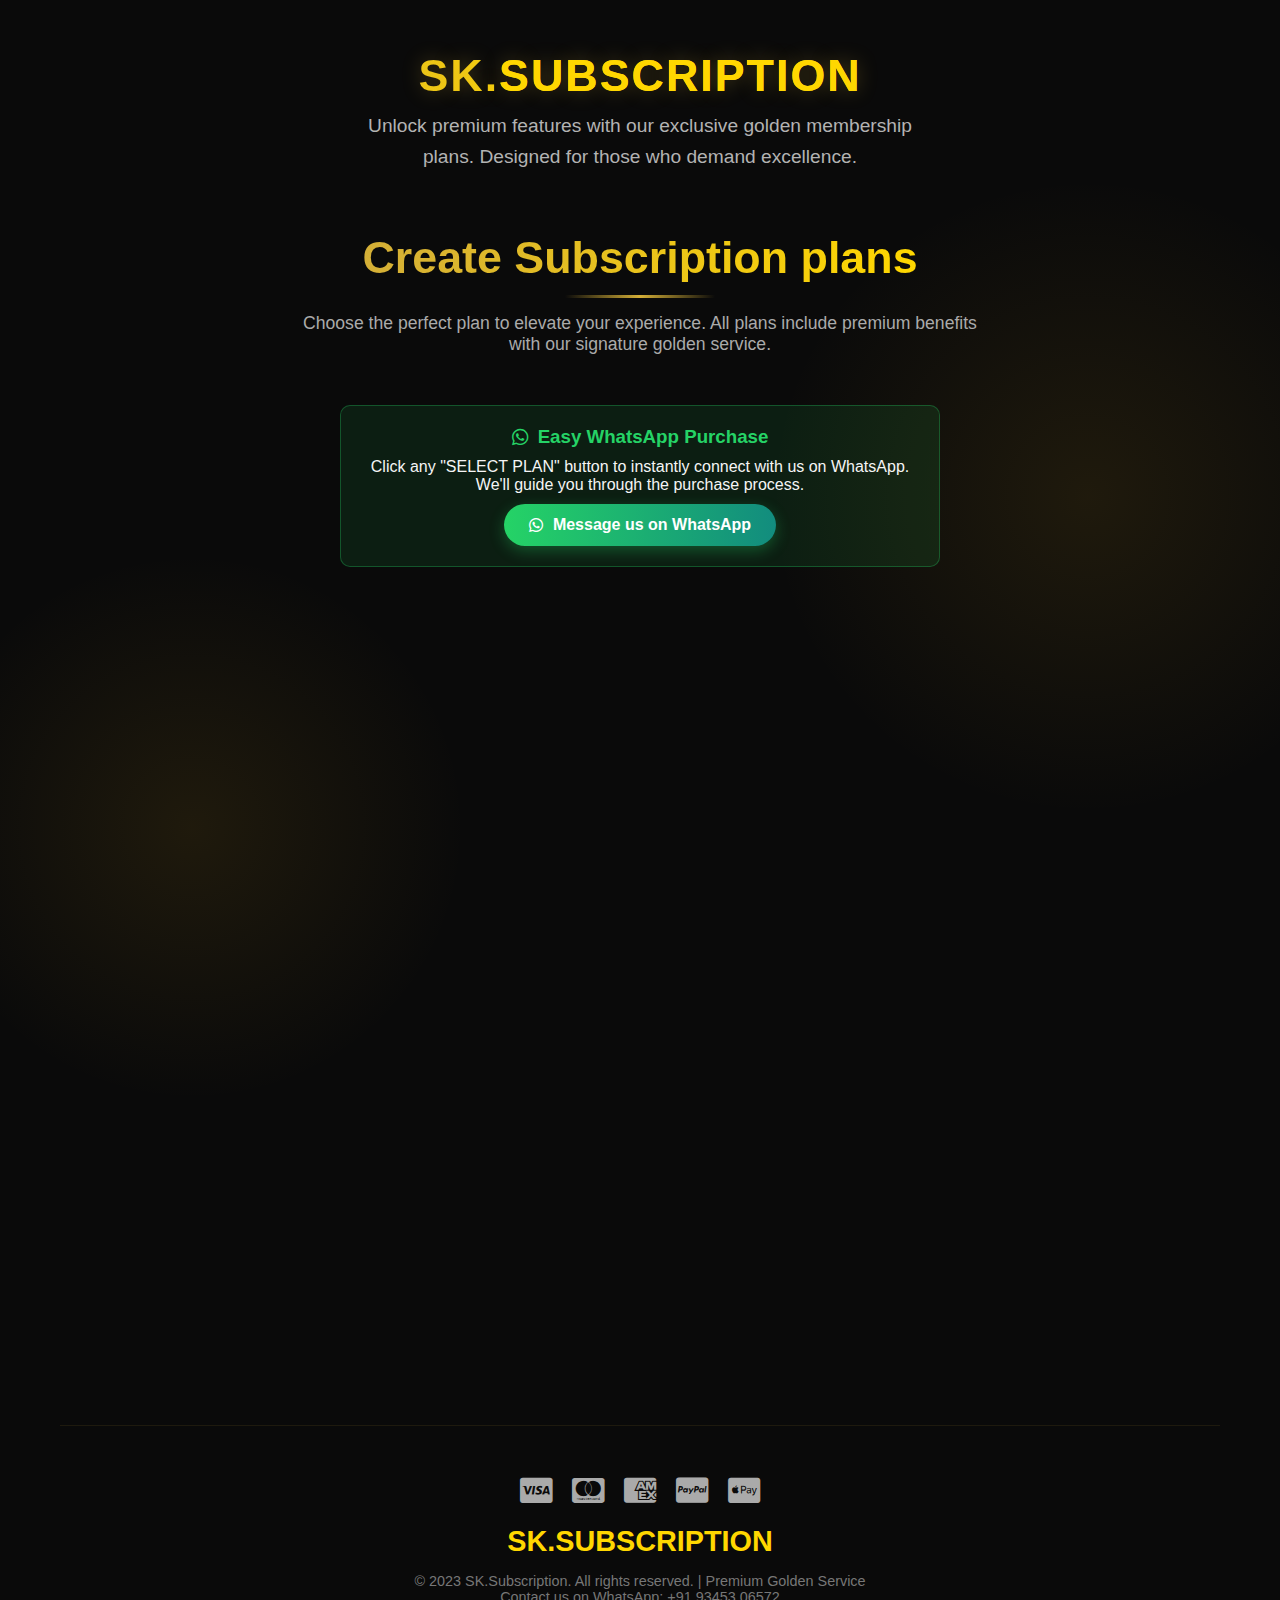
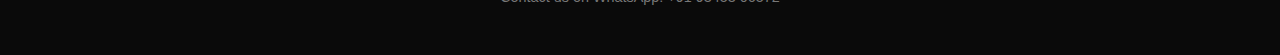
<file: member.html>
<!DOCTYPE html>
<html lang="en">
<head>
    <meta charset="UTF-8">
    <meta name="viewport" content="width=device-width, initial-scale=1.0">
    <title>SK.Subscription - Golden VIP Plans</title>
    <link rel="stylesheet" href="https://cdnjs.cloudflare.com/ajax/libs/font-awesome/6.4.0/css/all.min.css">
    <style>
        * {
            margin: 0;
            padding: 0;
            box-sizing: border-box;
            font-family: 'Segoe UI', Tahoma, Geneva, Verdana, sans-serif;
        }
        
        body {
            background-color: #0a0a0a;
            color: #f5f5f5;
            background-image: radial-gradient(circle at 15% 50%, rgba(218, 165, 32, 0.1) 0%, transparent 20%), 
                              radial-gradient(circle at 85% 30%, rgba(218, 165, 32, 0.1) 0%, transparent 20%);
            min-height: 100vh;
            overflow-x: hidden;
        }
        
        .container {
            max-width: 1200px;
            margin: 0 auto;
            padding: 20px;
        }
        
        /* Header Styles */
        header {
            padding: 30px 0;
            text-align: center;
            position: relative;
        }
        
        .logo {
            font-size: 2.8rem;
            font-weight: 700;
            background: linear-gradient(to right, #D4AF37, #FFD700, #CFB53B);
            -webkit-background-clip: text;
            background-clip: text;
            color: transparent;
            text-shadow: 0 0 20px rgba(212, 175, 55, 0.3);
            letter-spacing: 2px;
            margin-bottom: 10px;
        }
        
        .logo span {
            color: #FFD700;
        }
        
        .tagline {
            font-size: 1.2rem;
            color: #b3b3b3;
            max-width: 600px;
            margin: 0 auto;
            line-height: 1.6;
        }
        
        /* Main Title */
        .main-title {
            text-align: center;
            margin: 30px 0 50px;
            position: relative;
        }
        
        .main-title h1 {
            font-size: 2.8rem;
            background: linear-gradient(to right, #D4AF37, #FFD700);
            -webkit-background-clip: text;
            background-clip: text;
            color: transparent;
            display: inline-block;
            position: relative;
            padding-bottom: 15px;
        }
        
        .main-title h1:after {
            content: '';
            position: absolute;
            width: 150px;
            height: 3px;
            background: linear-gradient(to right, transparent, #D4AF37, transparent);
            bottom: 0;
            left: 50%;
            transform: translateX(-50%);
        }
        
        .main-title p {
            color: #aaa;
            font-size: 1.1rem;
            margin-top: 15px;
            max-width: 700px;
            margin-left: auto;
            margin-right: auto;
        }
        
        /* Plans Container */
        .plans-container {
            display: flex;
            flex-wrap: wrap;
            justify-content: center;
            gap: 30px;
            margin-bottom: 60px;
        }
        
        /* Plan Card */
        .plan-card {
            background: linear-gradient(145deg, #1a1a1a, #0f0f0f);
            border-radius: 20px;
            padding: 30px;
            width: 320px;
            position: relative;
            box-shadow: 0 10px 30px rgba(0, 0, 0, 0.5);
            transition: transform 0.4s, box-shadow 0.4s;
            border: 1px solid rgba(212, 175, 55, 0.2);
            overflow: hidden;
        }
        
        .plan-card:hover {
            transform: translateY(-15px);
            box-shadow: 0 20px 40px rgba(212, 175, 55, 0.2);
        }
        
        .plan-card.popular {
            border: 2px solid #D4AF37;
            transform: scale(1.05);
        }
        
        .plan-card.popular:hover {
            transform: scale(1.05) translateY(-15px);
        }
        
        /* Golden Border Effect */
        .plan-card:before {
            content: '';
            position: absolute;
            top: 0;
            left: 0;
            right: 0;
            height: 4px;
            background: linear-gradient(to right, transparent, #D4AF37, #FFD700, #D4AF37, transparent);
            border-radius: 20px 20px 0 0;
        }
        
        .popular-tag {
            position: absolute;
            top: -10px;
            right: 20px;
            background: linear-gradient(to right, #D4AF37, #FFD700);
            color: #000;
            padding: 8px 20px;
            border-radius: 20px;
            font-weight: 700;
            font-size: 0.9rem;
            letter-spacing: 1px;
            box-shadow: 0 5px 15px rgba(212, 175, 55, 0.4);
        }
        
        .plan-name {
            font-size: 1.8rem;
            color: #FFD700;
            margin-bottom: 10px;
            text-align: center;
            font-weight: 700;
        }
        
        .plan-price {
            text-align: center;
            margin: 20px 0;
        }
        
        .price-amount {
            font-size: 3.5rem;
            font-weight: 700;
            background: linear-gradient(to right, #D4AF37, #FFD700);
            -webkit-background-clip: text;
            background-clip: text;
            color: transparent;
            line-height: 1;
        }
        
        .price-period {
            color: #aaa;
            font-size: 1rem;
            margin-top: 5px;
        }
        
        .plan-description {
            color: #b3b3b3;
            text-align: center;
            margin-bottom: 30px;
            line-height: 1.5;
            min-height: 60px;
        }
        
        .plan-features {
            list-style: none;
            margin-bottom: 30px;
        }
        
        .plan-features li {
            padding: 10px 0;
            border-bottom: 1px dashed rgba(212, 175, 55, 0.2);
            color: #ddd;
            display: flex;
            align-items: center;
        }
        
        .plan-features li i {
            color: #FFD700;
            margin-right: 10px;
            font-size: 0.9rem;
        }
        
        .plan-features li.disabled {
            color: #666;
        }
        
        .plan-features li.disabled i {
            color: #666;
        }
        
        .select-button {
            display: block;
            width: 100%;
            padding: 16px;
            text-align: center;
            background: linear-gradient(to right, #D4AF37, #FFD700);
            color: #000;
            border: none;
            border-radius: 10px;
            font-size: 1.1rem;
            font-weight: 700;
            cursor: pointer;
            transition: all 0.3s;
            letter-spacing: 1px;
        }
        
        .select-button:hover {
            background: linear-gradient(to right, #FFD700, #D4AF37);
            box-shadow: 0 5px 15px rgba(212, 175, 55, 0.4);
            transform: translateY(-3px);
        }
        
        /* WhatsApp Button */
        .whatsapp-button {
            display: inline-flex;
            align-items: center;
            justify-content: center;
            gap: 10px;
            background: linear-gradient(to right, #25D366, #128C7E);
            color: white;
            padding: 12px 25px;
            border-radius: 50px;
            text-decoration: none;
            font-weight: 600;
            margin-top: 10px;
            transition: all 0.3s;
            box-shadow: 0 5px 15px rgba(37, 211, 102, 0.3);
        }
        
        .whatsapp-button:hover {
            transform: translateY(-3px);
            box-shadow: 0 8px 20px rgba(37, 211, 102, 0.4);
        }
        
        /* Footer */
        footer {
            text-align: center;
            padding: 30px 0;
            color: #777;
            border-top: 1px solid rgba(212, 175, 55, 0.1);
            margin-top: 40px;
        }
        
        .footer-logo {
            font-size: 1.8rem;
            font-weight: 700;
            color: #FFD700;
            margin-bottom: 15px;
        }
        
        .copyright {
            font-size: 0.9rem;
        }
        
        .payment-methods {
            display: flex;
            justify-content: center;
            gap: 20px;
            margin: 20px 0;
            font-size: 1.8rem;
            color: #aaa;
        }
        
        /* WhatsApp Info */
        .whatsapp-info {
            text-align: center;
            background: rgba(37, 211, 102, 0.1);
            border-radius: 10px;
            padding: 20px;
            margin: 30px auto;
            max-width: 600px;
            border: 1px solid rgba(37, 211, 102, 0.3);
        }
        
        .whatsapp-info h3 {
            color: #25D366;
            margin-bottom: 10px;
            display: flex;
            align-items: center;
            justify-content: center;
            gap: 10px;
        }
        
        /* Responsive Design */
        @media (max-width: 1100px) {
            .plan-card.popular {
                transform: scale(1);
            }
            
            .plan-card.popular:hover {
                transform: translateY(-15px);
            }
        }
        
        @media (max-width: 768px) {
            .plans-container {
                flex-direction: column;
                align-items: center;
            }
            
            .plan-card {
                width: 100%;
                max-width: 400px;
            }
            
            .main-title h1 {
                font-size: 2.2rem;
            }
            
            .logo {
                font-size: 2.2rem;
            }
        }
        
        /* Animation for cards */
        @keyframes fadeInUp {
            from {
                opacity: 0;
                transform: translateY(30px);
            }
            to {
                opacity: 1;
                transform: translateY(0);
            }
        }
        
        .plan-card {
            animation: fadeInUp 0.6s ease-out forwards;
            opacity: 0;
        }
        
        .plan-card:nth-child(2) {
            animation-delay: 0.2s;
        }
        
        .plan-card:nth-child(3) {
            animation-delay: 0.4s;
        }
        
        /* Selection Animation */
        .selected {
            animation: selectPulse 1s ease;
        }
        
        @keyframes selectPulse {
            0% { box-shadow: 0 0 0 0 rgba(212, 175, 55, 0.7); }
            70% { box-shadow: 0 0 0 20px rgba(212, 175, 55, 0); }
            100% { box-shadow: 0 0 0 0 rgba(212, 175, 55, 0); }
        }
    </style>
</head>
<body>
    <div class="container">
        <!-- Header -->
        <header>
            <div class="logo">SK.<span>SUBSCRIPTION</span></div>
            <p class="tagline">Unlock premium features with our exclusive golden membership plans. Designed for those who demand excellence.</p>
        </header>
        
        <!-- Main Title -->
        <section class="main-title">
            <h1>Create Subscription plans</h1>
            <p>Choose the perfect plan to elevate your experience. All plans include premium benefits with our signature golden service.</p>
        </section>
        
        <!-- WhatsApp Information -->
        <div class="whatsapp-info">
            <h3><i class="fab fa-whatsapp"></i> Easy WhatsApp Purchase</h3>
            <p>Click any "SELECT PLAN" button to instantly connect with us on WhatsApp. We'll guide you through the purchase process.</p>
    
            <a href="https://wa.me/919345306572?text=Hello%20SK.Subscription%20Team%2C%20I'm%20interested%20in%20your%20subscription%20plans." class="whatsapp-button" target="_blank">
                <i class="fab fa-whatsapp"></i> Message us on WhatsApp
            </a>
        </div>
        
        <!-- Subscription Plans -->
        <div class="plans-container">
            <!-- Basic Plan -->
            <div class="plan-card">
                <div class="plan-name">BASIC</div>
                <div class="plan-price">
                    <div class="price-amount">99₹</div>
                    <div class="price-period">per month</div>
                </div>
                <p class="plan-description">Perfect entry point to premium features with essential golden benefits.</p>
                
                <ul class="plan-features">
                    <li><i class="fas fa-check"></i> 5 cards</li>
                    <li><i class="fas fa-check"></i> Standard Support</li>
                    <li><i class="fas fa-check"></i> whatsapp coustmers</li>
                    <li><i class="fas fa-check"></i> 1 basic business profile web</li>
                    <li><i class="fas fa-check"></i> 1 basic digital profile card</li>
                     <li><i class="fas fa-check"></i> digital product</li>
                    <li class="disabled"><i class="fas fa-times"></i> golden product card</li>
                </ul>
                
                <button class="select-button" data-plan="basic" data-price="₹99">SELECT PLAN</button>
            </div>
            
            <!-- Premium Plan (Popular) -->
            <div class="plan-card popular">
                <div class="popular-tag">MOST POPULAR</div>
                <div class="plan-name">PREMIUM</div>
                <div class="plan-price">
                    <div class="price-amount">199₹</div>
                    <div class="price-period">per month</div>
                </div>
                <p class="plan-description">Our most popular plan with enhanced features and golden priority access.</p>
                
                <ul class="plan-features">
                    <li><i class="fas fa-check"></i> 15 card</li>
                    <li><i class="fas fa-check"></i> Priority Support</li>
                    <li><i class="fas fa-check"></i> whatsapp coustmers</li>
                    <li><i class="fas fa-check"></i> 1 premium business profile web</li>
                    <li><i class="fas fa-check"></i> 1 premium digital profile card</li>
                    <li><i class="fas fa-check"></i> +7 days free</li>
                     <li><i class="fas fa-check"></i> digital & physical product </li>
                     <li class="disabled"><i class="fas fa-times"></i> golden product card</li>
                
                </ul>
                
                <button class="select-button" data-plan="premium" data-price="₹199">SELECT PLAN</button>
            </div>
            
            <!-- VIP Plan -->
            <div class="plan-card">
                <div class="plan-name">GOLDEN VIP</div>
                <div class="plan-price">
                    <div class="price-amount">299₹</div>
                    <div class="price-period">per month</div>
                </div>
                <p class="plan-description">The ultimate experience with all features and personalized golden service.</p>
                
                <ul class="plan-features">
                    <li><i class="fas fa-check"></i> 20 cards +5 free cards</li>
                    <li><i class="fas fa-check"></i> 24/7 VIP Support</li>
                    <li><i class="fas fa-check"></i> whatsapp coustmers</li>
                    <li><i class="fas fa-check"></i> 1 vip golden business profile web</li>
                    <li><i class="fas fa-check"></i> 1 vip golden digital profile card</li>
                    <li><i class="fas fa-check"></i> +7 days free</li>
                    <li><i class="fas fa-check"></i> digital & physical product</li>
                     <li><i class="fas fa-check"></i> golden product card</li>
                    <li><i class="fas fa-check"></i> delivery service </li>
                </ul>
                
                <button class="select-button" data-plan="vip" data-price="₹299">SELECT PLAN</button>
            </div>
        </div>
        
        <!-- Footer -->
        <footer>
            <div class="payment-methods">
                <i class="fab fa-cc-visa"></i>
                <i class="fab fa-cc-mastercard"></i>
                <i class="fab fa-cc-amex"></i>
                <i class="fab fa-cc-paypal"></i>
                <i class="fab fa-cc-apple-pay"></i>
            </div>
            <div class="footer-logo">SK.SUBSCRIPTION</div>
            <p class="copyright">© 2023 SK.Subscription. All rights reserved. | Premium Golden Service</p>
            <p class="copyright">Contact us on WhatsApp: +91 93453 06572</p>
        </footer>
    </div>

    <script>
        // Plan selection functionality with WhatsApp integration
        document.querySelectorAll('.select-button').forEach(button => {
            button.addEventListener('click', function() {
                const plan = this.getAttribute('data-plan');
                const price = this.getAttribute('data-price');
                
                // Add visual feedback
                this.closest('.plan-card').classList.add('selected');
                
                // Get plan name for the message
                let planName = '';
                switch(plan) {
                    case 'basic':
                        planName = 'Golden Basic';
                        break;
                    case 'premium':
                        planName = 'Golden Premium';
                        break;
                    case 'vip':
                        planName = 'Golden VIP';
                        break;
                }
                
                // Create WhatsApp message
                const phoneNumber = '919345306572'; // WhatsApp number without +
                const message = `Hello SK.Subscription Team, I want to buy the ${planName} plan (${price}/month). Please provide me with the payment details.`;
                
                // Encode the message for URL
                const encodedMessage = encodeURIComponent(message);
                
                // Create WhatsApp URL
                const whatsappURL = `https://wa.me/${phoneNumber}?text=${encodedMessage}`;
                
                // Open WhatsApp in a new tab
                setTimeout(() => {
                    window.open(whatsappURL, '_blank');
                }, 500);
                
                // Remove the animation class after it completes
                setTimeout(() => {
                    this.closest('.plan-card').classList.remove('selected');
                }, 1000);
            });
        });
        
        // Add hover effect to cards
        document.querySelectorAll('.plan-card').forEach(card => {
            card.addEventListener('mouseenter', function() {
                // Add a subtle glow effect
                this.style.boxShadow = '0 20px 40px rgba(212, 175, 55, 0.3)';
            });
            
            card.addEventListener('mouseleave', function() {
                // Remove the glow effect
                if(!this.classList.contains('popular')) {
                    this.style.boxShadow = '0 10px 30px rgba(0, 0, 0, 0.5)';
                } else {
                    this.style.boxShadow = '0 10px 30px rgba(0, 0, 0, 0.5), 0 0 0 1px rgba(212, 175, 55, 0.5)';
                }
            });
        });
        
        // Direct WhatsApp button functionality
        document.querySelector('.whatsapp-button').addEventListener('click', function(e) {
            // This link already has the proper WhatsApp URL, so we don't need to modify it
            console.log("Opening WhatsApp for general inquiry...");
        });
    </script>
</body>

</html>
</file>
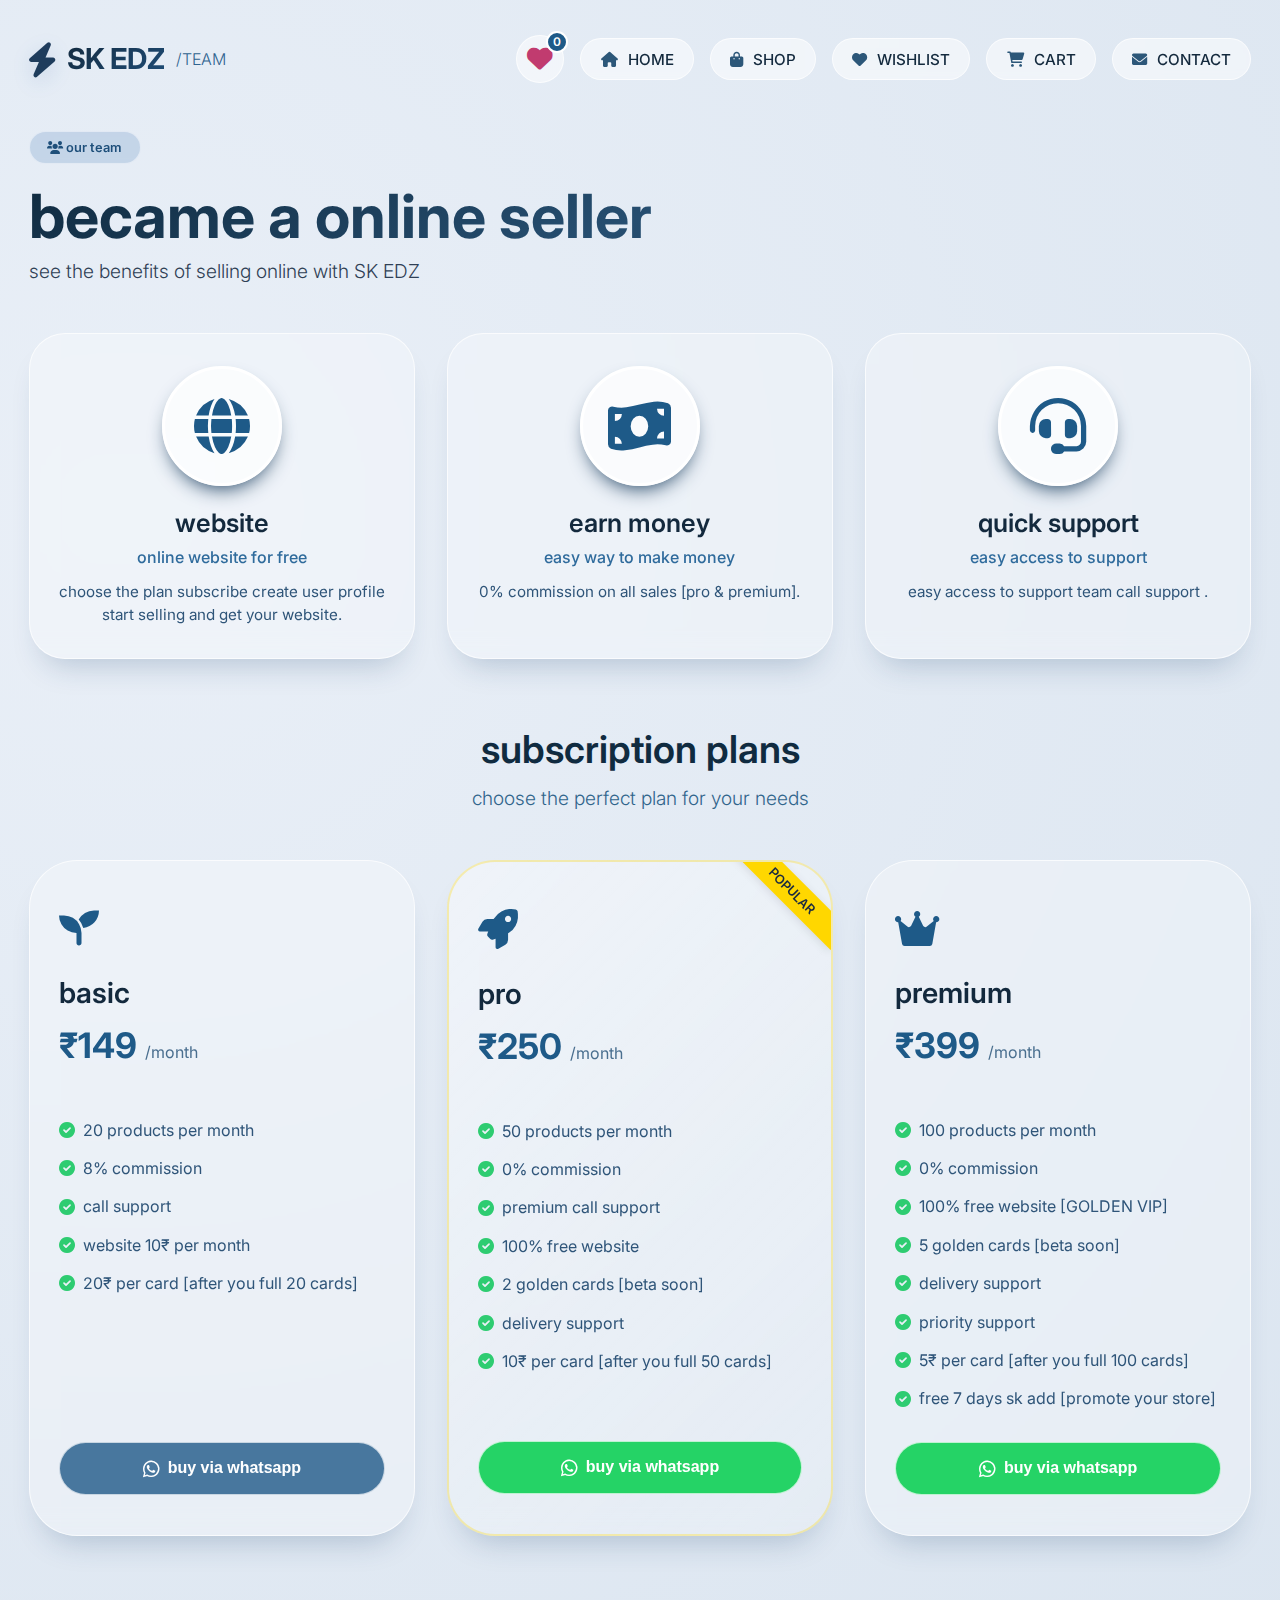
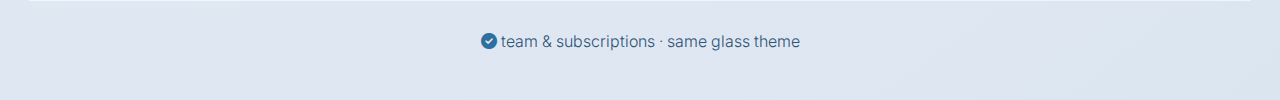
<file: team.html>
<!DOCTYPE html>
<html lang="en">
<head>
  <meta charset="UTF-8">
  <meta name="viewport" content="width=device-width, initial-scale=1.0, maximum-scale=5.0, user-scalable=yes">
  <title>SK EDZ · team & plans</title>
  <!-- Font & Icons -->
  <link rel="preconnect" href="https://fonts.googleapis.com">
  <link rel="preconnect" href="https://fonts.gstatic.com" crossorigin>
  <link href="https://fonts.googleapis.com/css2?family=Inter:opsz,wght@14..32,300;14..32,400;14..32,600;14..32,700&display=swap" rel="stylesheet">
  <link rel="stylesheet" href="https://cdnjs.cloudflare.com/ajax/libs/font-awesome/6.0.0-beta3/css/all.min.css">
  <link rel="icon" href="logo.jpg" type="image/png">
  <style>
    /* === RESET + GLOBAL (same theme) === */
    * {
      margin: 0;
      padding: 0;
      box-sizing: border-box;
    }

    body {
      font-family: 'Inter', sans-serif;
      background: #f4f7fc;
      background: radial-gradient(circle at 10% 30%, #e9eff7, #dbe5f0);
      min-height: 100vh;
      display: flex;
      flex-direction: column;
      color: #1b2b40;
      line-height: 1.4;
    }

    .app {
      max-width: 1400px;
      margin: 0 auto;
      padding: 1.2rem 1.8rem;
      width: 100%;
      flex: 1;
    }

    /* ===== DESKTOP HEADER ===== */
    .desktop-header {
      display: flex;
      align-items: center;
      justify-content: space-between;
      padding: 1rem 0 2rem 0;
      flex-wrap: wrap;
    }

    .logo-area {
      display: flex;
      align-items: center;
      gap: 0.75rem;
    }

    .logo-icon {
      font-size: 2.2rem;
      color: #1e3c5c;
      filter: drop-shadow(0 6px 10px rgba(22, 78, 161, 0.15));
      animation: softGlow 3s infinite alternate;
    }

    @keyframes softGlow {
      0% { filter: drop-shadow(0 4px 8px rgba(0,60,130,0.2)); }
      100% { filter: drop-shadow(0 12px 18px rgba(0,90,200,0.35)); }
    }

    .logo-text {
      font-weight: 700;
      font-size: 1.8rem;
      letter-spacing: -0.02em;
      background: linear-gradient(145deg, #13293D, #1F4E79);
      background-clip: text;
      -webkit-background-clip: text;
      -webkit-text-fill-color: transparent;
    }

    .desktop-actions {
      display: flex;
      gap: 1rem;
      align-items: center;
    }

    .desktop-actions .action-btn {
      background: rgba(255,255,255,0.5);
      backdrop-filter: blur(4px);
      padding: 0.6rem 1.2rem;
      border-radius: 60px;
      font-weight: 500;
      font-size: 0.95rem;
      color: #13293D;
      border: 1px solid rgba(255,255,255,0.7);
      transition: 0.2s;
      cursor: pointer;
      text-decoration: none;
      display: inline-block;
    }

    .desktop-actions .action-btn i {
      margin-right: 6px;
      color: #2c5779;
    }

    .desktop-actions .action-btn:hover {
      background: white;
      border-color: #a0c6e9;
      transform: scale(1.02);
    }

    /* Wishlist heart in header */
    .wishlist-header-icon {
      position: relative;
      font-size: 1.6rem;
      color: #c13b6f;
      background: rgba(255,255,255,0.5);
      width: 48px; height: 48px;
      border-radius: 50%;
      display: flex;
      align-items: center;
      justify-content: center;
      border: 1px solid rgba(255,255,255,0.7);
      transition: 0.2s;
      cursor: pointer;
    }

    .wishlist-header-icon:hover {
      background: white;
      transform: scale(1.05);
    }

    .wishlist-count-badge {
      position: absolute;
      top: -5px; right: -5px;
      background: #1e5a88;
      color: white;
      font-size: 0.75rem;
      font-weight: 600;
      width: 22px; height: 22px;
      border-radius: 50%;
      display: flex;
      align-items: center;
      justify-content: center;
      border: 2px solid white;
    }

    /* ----- MOBILE NAVIGATION ----- */
    .mobile-nav {
      display: none;
    }

    /* ===== TEAM HERO SECTION ===== */
    .team-hero {
      margin: 1rem 0 3rem 0;
      animation: slideUp 0.8s ease-out;
    }

    @keyframes slideUp {
      0% { opacity: 0; transform: translateY(30px); }
      100% { opacity: 1; transform: translateY(0); }
    }

    .team-hero .badge {
      background: rgba(43, 108, 176, 0.18);
      backdrop-filter: blur(3px);
      display: inline-block;
      padding: 0.4rem 1.1rem;
      border-radius: 40px;
      font-size: 0.8rem;
      font-weight: 600;
      color: #1e4f7a;
      border: 1px solid rgba(255,255,255,0.5);
      margin-bottom: 1.2rem;
    }

    .team-hero h1 {
      font-size: clamp(2.4rem, 7vw, 3.8rem);
      font-weight: 700;
      line-height: 1.1;
      background: linear-gradient(155deg, #102b40, #264e70, #1b3b55);
      background-clip: text;
      -webkit-background-clip: text;
      -webkit-text-fill-color: transparent;
      margin-bottom: 0.5rem;
    }

    .team-hero p {
      font-size: 1.2rem;
      color: #2f4055;
      max-width: 600px;
      font-weight: 300;
    }

    /* ===== TEAM GRID ===== */
    .team-grid {
      display: grid;
      grid-template-columns: repeat(auto-fit, minmax(260px, 1fr));
      gap: 2rem;
      margin: 3rem 0;
    }

    .team-card {
      background: rgba(255, 255, 255, 0.3);
      backdrop-filter: blur(12px);
      border-radius: 36px;
      padding: 2rem 1.5rem;
      border: 1px solid rgba(255,255,255,0.7);
      box-shadow: 0 20px 30px -15px rgba(26, 67, 113, 0.25);
      transition: all 0.3s cubic-bezier(0.2, 0, 0, 1);
      text-align: center;
      animation: cardAppear 0.6s backwards;
    }

    .team-card:nth-child(1) { animation-delay: 0.1s; }
    .team-card:nth-child(2) { animation-delay: 0.2s; }
    .team-card:nth-child(3) { animation-delay: 0.3s; }
    .team-card:nth-child(4) { animation-delay: 0.4s; }

    @keyframes cardAppear {
      0% { opacity: 0; transform: translateY(20px) scale(0.97); }
      100% { opacity: 1; transform: translateY(0) scale(1); }
    }

    .team-card:hover {
      transform: translateY(-6px);
      background: rgba(255, 255, 255, 0.5);
      border-color: white;
      box-shadow: 0 28px 40px -12px #1b4c79;
    }

    .team-avatar {
      width: 120px;
      height: 120px;
      margin: 0 auto 1.2rem;
      background: rgba(255,255,255,0.7);
      border-radius: 50%;
      display: flex;
      align-items: center;
      justify-content: center;
      font-size: 3.5rem;
      color: #1e5a88;
      border: 3px solid white;
      box-shadow: 0 10px 20px -8px #1b3e5e;
    }

    .team-card h3 {
      font-size: 1.6rem;
      font-weight: 600;
      color: #13293D;
      margin-bottom: 0.3rem;
    }

    .team-role {
      color: #2f6b9c;
      font-weight: 500;
      font-size: 1rem;
      margin-bottom: 0.8rem;
    }

    .team-bio {
      color: #2f5579;
      font-size: 0.95rem;
      line-height: 1.5;
    }

    /* ===== SUBSCRIPTION PLANS SECTION ===== */
    .plans-section {
      margin: 4rem 0 3rem;
    }

    .section-header {
      text-align: center;
      margin-bottom: 3rem;
    }

    .section-header h2 {
      font-size: 2.4rem;
      font-weight: 600;
      color: #102b40;
      margin-bottom: 0.5rem;
    }

    .section-header p {
      color: #31658c;
      font-size: 1.2rem;
      font-weight: 300;
    }

    .plans-grid {
      display: grid;
      grid-template-columns: repeat(auto-fit, minmax(280px, 1fr));
      gap: 2rem;
    }

    .plan-card {
      background: rgba(255, 255, 255, 0.3);
      backdrop-filter: blur(12px);
      border-radius: 48px;
      padding: 2.5rem 1.8rem;
      border: 1px solid rgba(255,255,255,0.7);
      box-shadow: 0 20px 30px -15px rgba(26, 67, 113, 0.25);
      transition: all 0.3s cubic-bezier(0.2, 0, 0, 1);
      position: relative;
      overflow: hidden;
      display: flex;
      flex-direction: column;
    }

    .plan-card:hover {
      transform: translateY(-8px);
      background: rgba(255, 255, 255, 0.5);
      border-color: white;
      box-shadow: 0 30px 45px -15px #1b4c79;
    }

    .plan-popular {
      background: linear-gradient(135deg, rgba(255,255,255,0.4), rgba(255,255,255,0.2));
      border: 2px solid rgba(255,215,0,0.3);
    }

    .popular-tag {
      position: absolute;
      top: 15px;
      right: -30px;
      background: #ffd700;
      color: #1b2b40;
      padding: 0.3rem 2.5rem;
      font-size: 0.8rem;
      font-weight: 600;
      transform: rotate(45deg);
      box-shadow: 0 2px 10px rgba(0,0,0,0.1);
    }

    .plan-icon {
      font-size: 2.5rem;
      color: #1e5a88;
      margin-bottom: 1rem;
    }

    .plan-card h3 {
      font-size: 1.8rem;
      font-weight: 600;
      color: #13293D;
      margin-bottom: 0.5rem;
    }

    .plan-price {
      font-size: 2.2rem;
      font-weight: 700;
      color: #1e5a88;
      margin-bottom: 1rem;
    }

    .plan-price span {
      font-size: 1rem;
      font-weight: 400;
      color: #4a6f8f;
    }

    .plan-features {
      list-style: none;
      margin: 1.5rem 0;
      flex: 1;
    }

    .plan-features li {
      padding: 0.5rem 0;
      color: #2f5579;
      display: flex;
      align-items: center;
      gap: 0.5rem;
    }

    .plan-features li i {
      color: #2ecc71;
      font-size: 1rem;
    }

    .plan-btn {
      background: rgba(43, 98, 142, 0.85);
      color: white;
      border: none;
      padding: 1rem;
      border-radius: 60px;
      font-weight: 600;
      font-size: 1rem;
      display: flex;
      align-items: center;
      justify-content: center;
      gap: 8px;
      cursor: pointer;
      transition: 0.2s;
      border: 1px solid rgba(255,255,255,0.7);
      margin-top: auto;
      width: 100%;
    }

    .plan-btn i {
      color: white;
      font-size: 1.2rem;
    }

    .plan-btn:hover {
      background: #1e5a88;
      transform: scale(1.02);
    }

    .plan-btn-wa {
      background: #25D366;
    }

    .plan-btn-wa:hover {
      background: #20bd5a;
    }

    /* Footer */
    .footer-note {
      margin-top: 4rem;
      padding: 1.8rem 0.5rem;
      text-align: center;
      border-top: 1px solid rgba(255,255,255,0.6);
      font-weight: 300;
      color: #2e5375;
    }

    /* Mobile styles */
    @media screen and (max-width: 768px) {
      .app {
        padding: 0.8rem 1.2rem;
      }

      .desktop-actions {
        display: none;
      }

      .mobile-nav {
        display: flex;
        position: fixed;
        bottom: 16px;
        left: 12px;
        right: 12px;
        background: rgba(30, 50, 75, 0.75);
        backdrop-filter: blur(20px);
        border-radius: 60px;
        padding: 0.8rem 1.2rem;
        justify-content: space-around;
        z-index: 1000;
        animation: navRise 0.5s ease-out;
      }

      @keyframes navRise {
        0% { opacity: 0; transform: translateY(30px); }
        100% { opacity: 1; transform: translateY(0); }
      }

      .mobile-nav a {
        color: rgba(255,255,255,0.9);
        display: flex;
        flex-direction: column;
        align-items: center;
        font-size: 0.85rem;
        text-decoration: none;
        padding: 0.5rem 0.7rem;
        border-radius: 40px;
        transition: 0.2s;
      }

      .mobile-nav a i {
        font-size: 1.5rem;
        margin-bottom: 2px;
      }

      .mobile-nav a:hover {
        background: rgba(255,255,255,0.2);
      }

      body {
        padding-bottom: 85px;
      }

      .plans-grid {
        grid-template-columns: 1fr;
      }

      .team-grid {
        grid-template-columns: 1fr;
      }
    }

    @media screen and (min-width: 769px) {
      .mobile-nav {
        display: none !important;
      }
      body {
        padding-bottom: 0;
      }
    }
  </style>
</head>
<body>
  <div class="app">
    <!-- DESKTOP HEADER -->
    <header class="desktop-header">
      <div class="logo-area">
        <i class="fas fa-bolt logo-icon"></i>
        <span class="logo-text">SK EDZ</span><span style="font-weight:300; color:#2f638f;">/TEAM</span>
      </div>
      <div style="display: flex; gap: 1rem; align-items: center;">
        <div class="wishlist-header-icon" id="wishlist-header-icon" onclick="window.location.href='wishlist.html'">
          <i class="fas fa-heart"></i>
          <span class="wishlist-count-badge" id="wishlist-count-badge">0</span>
        </div>
        <div class="desktop-actions">
        <a href="index.html" class="action-btn"><i class="fas fa-home"></i> HOME</a>
        <a href="buy.html" class="action-btn"><i class="fas fa-shopping-bag"></i> SHOP</a>
        <a href="wishlist.html" class="action-btn"><i class="fas fa-heart"></i> WISHLIST</a>
        <a href="cart.html" class="action-btn"><i class="fas fa-shopping-cart"></i> CART</a>
        <a href="contact.html" class="action-btn"><i class="fas fa-envelope"></i> CONTACT</a>
        </div>
      </div>
    </header>

    <!-- TEAM HERO -->
    <section class="team-hero">
      <span class="badge"><i class="fas fa-users"></i> our team</span>
      <h1>became a online seller</h1>
      <p>see the benefits of selling online with SK EDZ</p>
    </section>

    <!-- TEAM GRID -->
    <div class="team-grid">
      <div class="team-card">
        <div class="team-avatar">
          <i class="fas fa-globe"></i>
        </div>
        <h3>website </h3>
        <div class="team-role">online website for free</div>
        <div class="team-bio">choose the plan subscribe create user profile start selling and get your website.</div>
      </div>

      <div class="team-card">
        <div class="team-avatar">
          <i class="fas fa-money-bill-wave"></i>
        </div>
        <h3>earn money </h3>
        <div class="team-role">easy way to make money</div>
        <div class="team-bio">0% commission on all sales [pro & premium].</div>
      </div>

      <div class="team-card">
        <div class="team-avatar">
          <i class="fas fa-headset"></i>
        </div>
        <h3>quick support</h3>
        <div class="team-role">easy access to support</div>
        <div class="team-bio">easy access to support team call support .</div>
      </div>
 
      
    </div>

    <!-- SUBSCRIPTION PLANS SECTION -->
    <div class="plans-section">
      <div class="section-header">
        <h2>subscription plans</h2>
        <p>choose the perfect plan for your needs</p>
      </div>

      <div class="plans-grid">
        <!-- Basic Plan -->
        <div class="plan-card">
          <div class="plan-icon">
            <i class="fas fa-seedling"></i>
          </div>
          <h3>basic</h3>
          <div class="plan-price">₹149 <span>/month</span></div>
          <ul class="plan-features">
            <li><i class="fas fa-check-circle"></i>20 products per month</li>
            <li><i class="fas fa-check-circle"></i> 8% commission</li>
            <li><i class="fas fa-check-circle"></i> call support</li>
            <li><i class="fas fa-check-circle"></i> website 10₹ per month</li>
            <li><i class="fas fa-check-circle"></i> 20₹ per card [after you full 20 cards]</li>
            
          </ul>
          <button class="plan-btn" onclick="openWhatsApp('basic', 149)">
            <i class="fab fa-whatsapp"></i> buy via whatsapp
          </button>
        </div>

        <!-- Pro Plan (Popular) -->
        <div class="plan-card plan-popular">
          <div class="popular-tag">POPULAR</div>
          <div class="plan-icon">
            <i class="fas fa-rocket"></i>
          </div>
          <h3>pro</h3>
          <div class="plan-price">₹250 <span>/month</span></div>
          <ul class="plan-features">
            <li><i class="fas fa-check-circle"></i> 50 products per month</li>
            <li><i class="fas fa-check-circle"></i> 0% commission</li>
            <li><i class="fas fa-check-circle"></i> premium call support</li>
            <li><i class="fas fa-check-circle"></i> 100% free website</li>
            <li><i class="fas fa-check-circle"></i> 2 golden cards [beta soon]</li>
            <li><i class="fas fa-check-circle"></i> delivery support</li>
            <li><i class="fas fa-check-circle"></i> 10₹ per card [after you full 50 cards]</li>
          </ul>
          <button class="plan-btn plan-btn-wa" onclick="openWhatsApp('pro', 250)">
            <i class="fab fa-whatsapp"></i> buy via whatsapp
          </button>
        </div>

        <!-- Premium Plan -->
        <div class="plan-card">
          <div class="plan-icon">
            <i class="fas fa-crown"></i>
          </div>
          <h3>premium</h3>
          <div class="plan-price">₹399 <span>/month</span></div>
          <ul class="plan-features">
            <li><i class="fas fa-check-circle"></i> 100 products per month</li>
            <li><i class="fas fa-check-circle"></i> 0% commission</li>
            <li><i class="fas fa-check-circle"></i> 100% free website [GOLDEN VIP]</li>
            <li><i class="fas fa-check-circle"></i> 5 golden cards [beta soon]</li>
            <li><i class="fas fa-check-circle"></i> delivery support</li>
            <li><i class="fas fa-check-circle"></i> priority support</li>
            <li><i class="fas fa-check-circle"></i> 5₹ per card [after you full 100 cards]</li>
            <li><i class="fas fa-check-circle"></i>free 7 days sk add [promote your store]</li>
          </ul>
          <button class="plan-btn plan-btn-wa" onclick="openWhatsApp('premium', 399)">
            <i class="fab fa-whatsapp"></i> buy via whatsapp
          </button>
        </div>
      </div>
    </div>

    <!-- FOOTER -->
    <div class="footer-note">
      <i class="fas fa-circle-check" style="color: #2d6f9e;"></i> team & subscriptions · same glass theme
    </div>
  </div>

  <!-- MOBILE NAVIGATION -->
  <nav class="mobile-nav">
    <a href="index.html"><i class="fas fa-house"></i><span>HOME</span></a>
    <a href="buy.html"><i class="fas fa-shopping-bag"></i><span>SHOP</span></a>
    <a href="wishlist.html"><i class="fas fa-heart"></i><span>WISHLIST</span></a>
    <a href="about.html"><i class="fas fa-info-circle"></i><span>ABOUT</span></a>
    <a href="contact.html"><i class="fas fa-envelope"></i><span>CONTACT</span></a>
  </nav>

  <script>
    // Update wishlist badge
    function updateWishlistBadge() {
      try {
        const wishlist = JSON.parse(localStorage.getItem('skedzWishlist')) || [];
        document.getElementById('wishlist-count-badge').textContent = wishlist.length;
      } catch (e) {
        document.getElementById('wishlist-count-badge').textContent = '0';
      }
    }

    // WhatsApp function for subscription plans
    function openWhatsApp(planName, price) {
      const phoneNumber = "9345306572";
      
      // Create message
      const message = `🛍️ *New Subscription Order*%0a%0a` +
                      `*Plan:* ${planName}%0a` +
                      `*Price:* ₹${price}/month%0a` +
                      `%0a` +
                      `*Customer Details:*%0a` +
                      `Name: [Please fill]%0a` +
                      `Phone: [Please fill]%0a` +
                      `Email: [Please fill]%0a` +
                      `%0a` +
                      `*Additional Notes:*%0a` +
                      `I want to subscribe to the ${planName} plan`;
      
      // Open WhatsApp
      const whatsappUrl = `https://wa.me/${phoneNumber}?text=${message}`;
      window.open(whatsappUrl, '_blank');
    }

    // Mobile nav visual feedback (without blocking navigation)
    document.querySelectorAll('.mobile-nav a').forEach(link => {
      link.addEventListener('click', function(e) {
        // Just visual feedback
        document.querySelectorAll('.mobile-nav a').forEach(i => i.style.background = '');
        this.style.background = 'rgba(255,255,255,0.25)';
        // Let navigation happen naturally
      });
    });

    // Initial badge update
    updateWishlistBadge();

    // Update badge when page becomes visible
    document.addEventListener('visibilitychange', function() {
      if (!document.hidden) {
        updateWishlistBadge();
      }
    });
  </script>
</body>
</html>
</file>
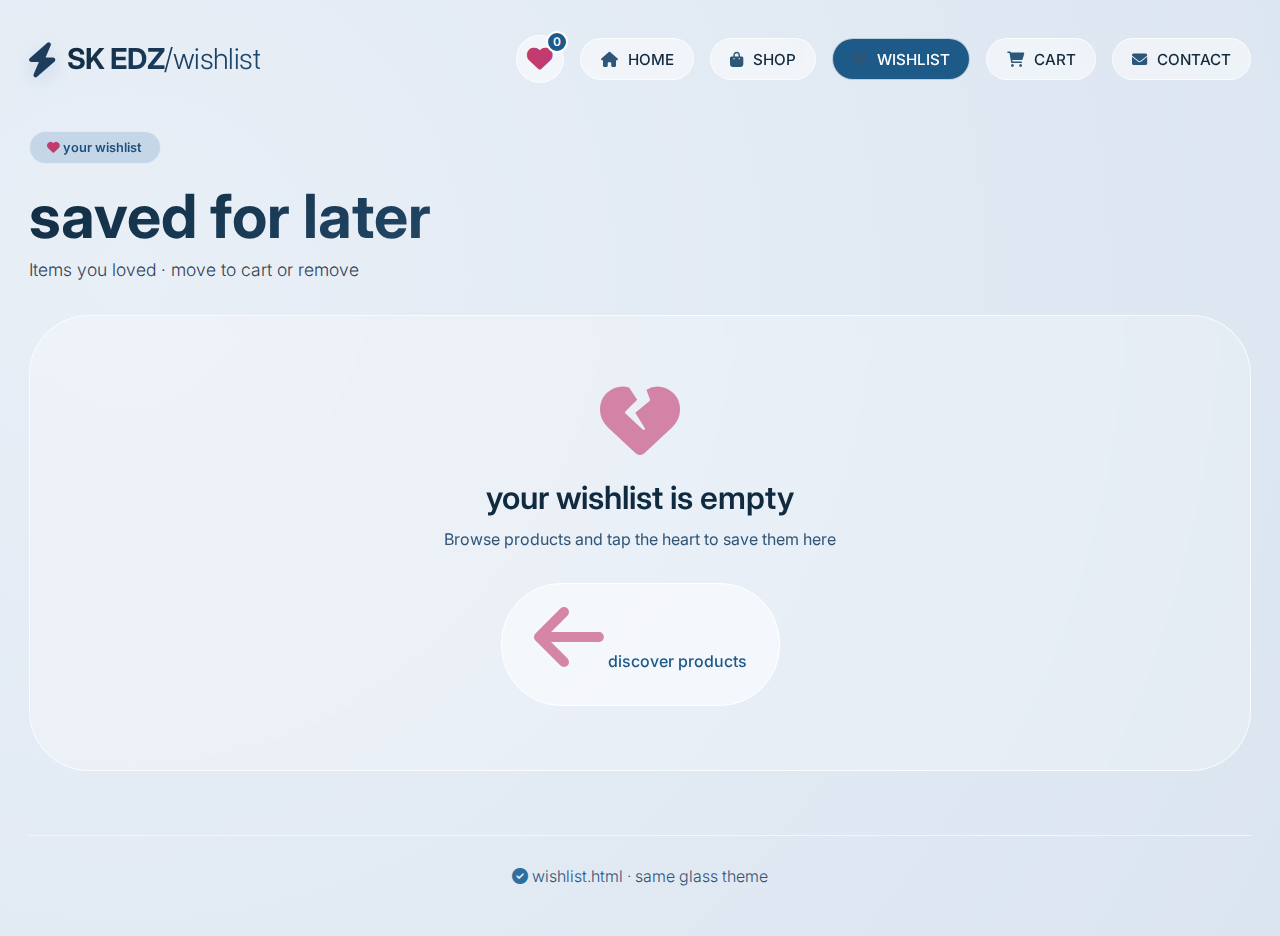
<file: wishlist.html>
<!DOCTYPE html>
<html lang="en">
<head>
  <meta charset="UTF-8">
  <meta name="viewport" content="width=device-width, initial-scale=1.0, maximum-scale=5.0, user-scalable=yes">
  <title>SK EDZ · wishlist</title>
  <link rel="icon" href="logo.jpg" type="image/png">
  <link rel="preconnect" href="https://fonts.googleapis.com">
  <link rel="preconnect" href="https://fonts.gstatic.com" crossorigin>
  <link href="https://fonts.googleapis.com/css2?family=Inter:opsz,wght@14..32,300;14..32,400;14..32,600;14..32,700&display=swap" rel="stylesheet">
  <link rel="stylesheet" href="https://cdnjs.cloudflare.com/ajax/libs/font-awesome/6.0.0-beta3/css/all.min.css">
  <style>
    /* === RESET + GLOBAL === */
    * { margin: 0; padding: 0; box-sizing: border-box; }
    body {
      font-family: 'Inter', sans-serif;
      background: #f4f7fc;
      background: radial-gradient(circle at 10% 30%, #e9eff7, #dbe5f0);
      min-height: 100vh;
      display: flex;
      flex-direction: column;
      color: #1b2b40;
      line-height: 1.4;
    }
    .app {
      max-width: 1400px;
      margin: 0 auto;
      padding: 1.2rem 1.8rem;
      width: 100%;
      flex: 1;
    }
    /* ===== DESKTOP HEADER ===== */
    .desktop-header {
      display: flex;
      align-items: center;
      justify-content: space-between;
      padding: 1rem 0 2rem 0;
      flex-wrap: wrap;
    }
    .logo-area {
      display: flex;
      align-items: center;
      gap: 0.75rem;
    }
    .logo-icon {
      font-size: 2.2rem;
      color: #1e3c5c;
      filter: drop-shadow(0 6px 10px rgba(22, 78, 161, 0.15));
      animation: softGlow 3s infinite alternate;
    }
    @keyframes softGlow {
      0% { filter: drop-shadow(0 4px 8px rgba(0,60,130,0.2)); }
      100% { filter: drop-shadow(0 12px 18px rgba(0,90,200,0.35)); }
    }
    .logo-text {
      font-weight: 700;
      font-size: 1.8rem;
      letter-spacing: -0.02em;
      background: linear-gradient(145deg, #13293D, #1F4E79);
      -webkit-background-clip: text;
      background-clip: text;
      -webkit-text-fill-color: transparent;
      color: transparent;
    }
    .desktop-actions {
      display: flex;
      gap: 1rem;
      align-items: center;
    }
    .desktop-actions .action-btn {
      background: rgba(255,255,255,0.5);
      backdrop-filter: blur(4px);
      padding: 0.6rem 1.2rem;
      border-radius: 60px;
      font-weight: 500;
      font-size: 0.95rem;
      color: #13293D;
      border: 1px solid rgba(255,255,255,0.7);
      transition: 0.2s;
      cursor: pointer;
      text-decoration: none;
      display: inline-block;
    }
    .desktop-actions .action-btn i { margin-right: 6px; color: #2c5779; }
    .desktop-actions .action-btn:hover {
      background: white;
      border-color: #a0c6e9;
      transform: scale(1.02);
    }
    .wishlist-header-icon {
      position: relative;
      font-size: 1.6rem;
      color: #c13b6f;
      background: rgba(255,255,255,0.5);
      width: 48px; height: 48px;
      border-radius: 50%;
      display: flex;
      align-items: center;
      justify-content: center;
      border: 1px solid rgba(255,255,255,0.7);
      transition: 0.2s;
      cursor: pointer;
    }
    .wishlist-header-icon:hover { background: white; transform: scale(1.05); }
    .wishlist-count-badge {
      position: absolute;
      top: -5px; right: -5px;
      background: #1e5a88;
      color: white;
      font-size: 0.75rem;
      font-weight: 600;
      width: 22px; height: 22px;
      border-radius: 50%;
      display: flex;
      align-items: center;
      justify-content: center;
      border: 2px solid white;
    }
    .mobile-nav { display: none; }
    
    /* ===== WISHLIST PAGE SPECIFIC ===== */
    .wishlist-hero { margin: 1rem 0 2rem 0; }
    .wishlist-hero .badge {
      background: rgba(43, 108, 176, 0.18);
      backdrop-filter: blur(3px);
      display: inline-block;
      padding: 0.4rem 1.1rem;
      border-radius: 40px;
      font-size: 0.8rem;
      font-weight: 600;
      color: #1e4f7a;
      border: 1px solid rgba(255,255,255,0.5);
      margin-bottom: 1.2rem;
    }
    .wishlist-hero h1 {
      font-size: clamp(2.4rem, 7vw, 3.8rem);
      font-weight: 700;
      line-height: 1.1;
      background: linear-gradient(155deg, #102b40, #264e70, #1b3b55);
      background-clip: text;
      -webkit-background-clip: text;
      -webkit-text-fill-color: transparent;
      color: transparent;
      margin-bottom: 0.5rem;
    }
    .wishlist-hero p {
      font-size: 1.1rem;
      color: #2f4055;
      font-weight: 300;
    }
    
    .wishlist-grid {
      display: grid;
      grid-template-columns: repeat(auto-fill, minmax(240px, 1fr));
      gap: 1.5rem;
      margin: 3rem 0;
      justify-content: center;
    }
    
    .wishlist-card {
      background: rgba(255, 255, 255, 0.3);
      backdrop-filter: blur(12px);
      border-radius: 24px;
      padding: 1rem;
      border: 1px solid rgba(255,255,255,0.7);
      box-shadow: 0 20px 30px -15px rgba(26, 67, 113, 0.25);
      transition: all 0.3s cubic-bezier(0.2, 0, 0, 1);
      display: flex;
      flex-direction: column;
    }
    .wishlist-card:hover {
      transform: translateY(-6px);
      background: rgba(255, 255, 255, 0.5);
      border-color: white;
      box-shadow: 0 28px 40px -12px #1b4c79;
    }
    
    .wishlist-image {
      width: 100%;
      aspect-ratio: 1 / 1;
      background: #d9e3ed;
      border-radius: 16px; 
      margin-bottom: 0.8rem; 
      overflow: hidden;
      border: 1px solid rgba(255,255,255,0.7);
      display: flex;
      align-items: center;
      justify-content: center;
      color: #2c6b9e;
      font-size: 3rem;
    }
    .wishlist-image img {
      width: 100%;
      height: 100%;
      object-fit: cover;
    }
    
    .wishlist-title {
      font-size: 1.1rem; 
      font-weight: 600;
      color: #13293D;
      margin-bottom: 0.25rem;
    }
    .wishlist-price {
      font-size: 1.2rem; 
      font-weight: 700;
      color: #1e5a88;
      margin-top: 0.25rem;
      margin-bottom: 1rem;
    }
    .wishlist-actions {
      display: flex;
      gap: 0.8rem;
      margin-top: auto;
      flex-wrap: wrap;
    }
    .wishlist-btn {
      flex: 1;
      padding: 0.6rem 0.8rem; 
      border-radius: 40px;
      border: none;
      font-weight: 600;
      font-size: 0.85rem; 
      display: flex;
      align-items: center;
      justify-content: center;
      gap: 6px;
      cursor: pointer;
      transition: 0.2s;
      border: 1px solid rgba(255,255,255,0.7);
      background: rgba(255,255,255,0.6);
      color: #13293D;
    }
    .wishlist-btn i { color: #2c5779; }
    .wishlist-btn:hover { background: white; transform: scale(1.02); }
    .wishlist-btn-primary { background: rgba(43, 98, 142, 0.85); color: white; }
    .wishlist-btn-primary i { color: white; }
    .wishlist-btn-primary:hover { background: #1e5a88; }
    .wishlist-btn-remove { background: rgba(255,200,200,0.5); color: #b0003a; }
    .wishlist-btn-remove i { color: #b0003a; }
    .wishlist-btn-remove:hover { background: #ffd0d0; }
    
    .empty-wishlist {
      text-align: center;
      padding: 4rem 1rem;
      background: rgba(255,255,255,0.25);
      backdrop-filter: blur(8px);
      border-radius: 60px;
      border: 1px solid rgba(255,255,255,0.7);
    }
    .empty-wishlist i { font-size: 5rem; color: #c13b6f; margin-bottom: 1rem; opacity: 0.6; }
    .empty-wishlist h3 { font-size: 2rem; font-weight: 600; color: #102b40; margin-bottom: 0.5rem; }
    .empty-wishlist p { color: #2f5579; margin-bottom: 2rem; }
    .continue-shopping {
      display: inline-block;
      background: rgba(255,255,255,0.5);
      padding: 0.8rem 2rem;
      border-radius: 60px;
      text-decoration: none;
      color: #1e5a88;
      font-weight: 500;
      border: 1px solid white;
      transition: 0.15s;
    }
    .continue-shopping:hover { background: white; }
    
    .footer-note {
      margin-top: 4rem; padding: 1.8rem 0.5rem;
      text-align: center; border-top: 1px solid rgba(255,255,255,0.6);
      font-weight: 300; color: #2e5375;
    }
    
    @media screen and (max-width: 768px) {
      .app { padding: 0.8rem 1.2rem; }
      .desktop-actions { display: none; }
      .wishlist-grid { grid-template-columns: repeat(2, 1fr); gap: 0.8rem; margin: 1.5rem 0 2rem; }
      .wishlist-card { padding: 0.7rem; border-radius: 16px; }
      .wishlist-title { font-size: 0.9rem; }
      .wishlist-price { font-size: 1rem; margin-bottom: 0.6rem; }
      .wishlist-actions { gap: 0.4rem; }
      .wishlist-btn { padding: 0.4rem; font-size: 0.75rem; }

      .mobile-nav {
        display: flex;
        position: fixed;
        bottom: 16px; left: 12px; right: 12px;
        background: rgba(30, 50, 75, 0.75);
        backdrop-filter: blur(20px);
        border-radius: 60px;
        padding: 0.8rem 1.2rem;
        justify-content: space-around;
        z-index: 1000;
      }
      .mobile-nav a {
        color: rgba(255,255,255,0.9);
        display: flex;
        flex-direction: column;
        align-items: center;
        font-size: 0.85rem;
        text-decoration: none;
      }
      .mobile-nav a i { font-size: 1.5rem; }
      body { padding-bottom: 85px; }
    }
    @media screen and (min-width: 769px) {
      .mobile-nav { display: none !important; }
      body { padding-bottom: 0; }
    }
  </style>
</head>
<body>
  <div class="app">
    <header class="desktop-header">
      <div class="logo-area">
        <i class="fas fa-bolt logo-icon"></i>
        <span class="logo-text">SK EDZ<span style="font-weight:300; color:#2f638f;">/wishlist</span></span>
      </div>
      <div style="display: flex; gap: 1rem; align-items: center;">
        <div class="wishlist-header-icon" id="wishlist-header-icon" onclick="window.location.href='wishlist.html'">
          <i class="fas fa-heart"></i>
          <span class="wishlist-count-badge" id="wishlist-count-badge">0</span>
        </div>
        <div class="desktop-actions">
          <a href="index.html" class="action-btn"><i class="fas fa-home"></i> HOME</a>
          <a href="buy.html" class="action-btn"><i class="fas fa-shopping-bag"></i> SHOP</a>
          <a href="wishlist.html" class="action-btn" style="background: #1e5a88; color: white;"><i class="fas fa-heart"></i> WISHLIST</a>
          <a href="cart.html" class="action-btn"><i class="fas fa-shopping-cart"></i> CART</a>
          <a href="contact.html" class="action-btn"><i class="fas fa-envelope"></i> CONTACT</a>
        </div>
      </div>
    </header>

    <section class="wishlist-hero">
      <span class="badge"><i class="fas fa-heart" style="color: #c13b6f;"></i> your wishlist</span>
      <h1>saved for later</h1>
      <p>Items you loved · move to cart or remove</p>
    </section>

    <div id="wishlistContainer"></div>

    <div class="footer-note">
      <i class="fas fa-circle-check" style="color: #2d6f9e;"></i> wishlist.html · same glass theme
    </div>
  </div>

  <nav class="mobile-nav">
    <a href="index.html"><i class="fas fa-house"></i><span>home</span></a>
    <a href="buy.html"><i class="fas fa-shopping-bag"></i><span>shop</span></a>
    <a href="wishlist.html"><i class="fas fa-heart"></i><span>wishlist</span></a>
    <a href="cart.html"><i class="fas fa-shopping-cart"></i><span>cart</span></a>
    <a href="contact.html"><i class="fas fa-envelope"></i><span>contact</span></a>
  </nav>

  <script>
    (function() {
      const container = document.getElementById('wishlistContainer');
      const wishlistBadge = document.getElementById('wishlist-count-badge');
      let wishlist = [];
      
      function loadWishlist() {
        try {
          const saved = localStorage.getItem('skedzWishlist');
          wishlist = saved ? JSON.parse(saved) : [];
          if (!Array.isArray(wishlist)) wishlist = [];
        } catch (e) {
          wishlist = [];
        }
      }
      
      function saveWishlist() {
        localStorage.setItem('skedzWishlist', JSON.stringify(wishlist));
        updateBadge();
      }
      
      function updateBadge() {
        wishlistBadge.textContent = wishlist.length;
      }
      
      window.removeFromWishlist = function(id) {
        loadWishlist();
        wishlist = wishlist.filter(item => item.id !== id);
        saveWishlist();
        renderWishlist();
      };
      
      window.addToCartFromWishlist = function(id) {
        loadWishlist();
        const product = wishlist.find(item => item.id === id);
        if (!product) return;
        
        let cart = JSON.parse(localStorage.getItem('skedzCart')) || [];
        const exists = cart.some(item => item.id === id);
        
        if (!exists) {
          cart.push({ id: product.id, title: product.title, price: product.price, image: product.image });
          localStorage.setItem('skedzCart', JSON.stringify(cart));
          alert('✅ Added to cart');
        } else {
          alert('🛒 Already in cart');
        }
      };
      
      function renderWishlist() {
        loadWishlist();
        
        if (!wishlist || wishlist.length === 0) {
          container.innerHTML = `
            <div class="empty-wishlist">
              <i class="fas fa-heart-broken"></i>
              <h3>your wishlist is empty</h3>
              <p>Browse products and tap the heart to save them here</p>
              <a href="buy.html" class="continue-shopping"><i class="fas fa-arrow-left"></i> discover products</a>
            </div>
          `;
          return;
        }
        
        let gridHtml = '<div class="wishlist-grid">';
        
        wishlist.forEach(item => {
          const imgHtml = item.image 
            ? `<img src="${item.image}" alt="${item.title || 'Product'}" onerror="this.parentElement.innerHTML='<i class=\\'fas fa-box-open\\' style=\\'font-size: 3rem; color: #2c6b9e;\\'></i>'">`
            : `<i class="fas fa-box-open" style="font-size: 3rem; color: #2c6b9e;"></i>`;
          
          gridHtml += `
            <div class="wishlist-card">
              <div class="wishlist-image">
                ${imgHtml}
              </div>
              <h3 class="wishlist-title">${item.title || 'Product'}</h3>
              <div class="wishlist-price">₹${item.price || 0}</div>
              <div class="wishlist-actions">
                <button class="wishlist-btn wishlist-btn-primary" onclick="addToCartFromWishlist('${item.id}')"><i class="fas fa-shopping-cart"></i> Move</button>
                <button class="wishlist-btn wishlist-btn-remove" onclick="removeFromWishlist('${item.id}')"><i class="fas fa-trash"></i></button>
              </div>
            </div>
          `;
        });
        
        gridHtml += '</div>';
        container.innerHTML = gridHtml;
      }
      
      renderWishlist();
      updateBadge();
      
      document.addEventListener('visibilitychange', function() {
        if (!document.hidden) {
          renderWishlist();
          updateBadge();
        }
      });
    })();
  </script>
</body>
</html>
</file>
<file: card.css>
/* Golden VIP Card Styles */
.golden-card {
    width: 380px;
    background: #1a1a1a;
    border-radius: 12px;
    overflow: hidden;
    position: relative;
    border: 2px solid #D4AF37;
    box-shadow: 0 10px 25px rgba(212, 175, 55, 0.3);
    animation: golden-glow 2s infinite alternate;
    transition: all 0.3s ease;
    margin: 20px;
    font-family: 'Segoe UI', Tahoma, Geneva, Verdana, sans-serif;
}

@keyframes golden-glow {
    0% { 
        border-color: #D4AF37; 
        box-shadow: 0 5px 15px rgba(212, 175, 55, 0.3); 
    }
    100% { 
        border-color: #FFD700; 
        box-shadow: 0 8px 20px rgba(255, 215, 0, 0.4); 
    }
}

/* Header */
.golden-header {
    background: linear-gradient(90deg, #8B4513, #D4AF37, #FFD700);
    padding: 15px;
    text-align: center;
    position: relative;
    overflow: hidden;
}

.golden-header h1 {
    font-size: 24px;
    color: #000;
    font-weight: 800;
    margin-bottom: 5px;
    text-shadow: 2px 2px 4px rgba(255, 215, 0, 0.3);
}

.golden-header h2 {
    font-size: 12px;
    color: #000;
    font-weight: 600;
    letter-spacing: 1px;
    display: flex;
    justify-content: center;
    gap: 15px;
}

/* Divider */
.golden-divider {
    height: 2px;
    background: linear-gradient(90deg, transparent, #FFD700, transparent);
    margin: 8px 0;
}

/* Content */
.golden-content {
    padding: 20px;
}

/* Title */
.golden-title {
    font-size: 20px;
    color: #FFD700;
    text-align: center;
    margin-bottom: 8px;
    font-weight: 700;
}

.golden-description {
    color: #ccc;
    text-align: center;
    font-size: 13px;
    margin-bottom: 15px;
    line-height: 1.4;
}

/* Price */
.golden-price {
    display: flex;
    justify-content: center;
    align-items: baseline;
    gap: 10px;
    margin: 15px 0;
}

.golden-price-current {
    font-size: 28px;
    color: #FFD700;
    font-weight: 800;
}

.golden-price-original {
    font-size: 18px;
    color: #999;
    text-decoration: line-through;
}

.golden-discount {
    background: #ff4757;
    color: white;
    padding: 4px 10px;
    border-radius: 12px;
    font-size: 12px;
    font-weight: bold;
}

/* Rating */
.golden-rating {
    display: flex;
    align-items: center;
    justify-content: center;
    gap: 8px;
    margin: 12px 0;
}

.golden-stars {
    color: #FFD700;
    font-size: 16px;
}

.golden-reviews {
    color: #ccc;
    font-size: 12px;
}

/* Button */
.golden-button {
    display: flex;
    align-items: center;
    justify-content: center;
    gap: 10px;
    width: 100%;
    padding: 12px;
    background: linear-gradient(45deg, #D4AF37, #FFD700);
    color: #000;
    text-decoration: none;
    border-radius: 8px;
    font-size: 16px;
    font-weight: 700;
    transition: all 0.3s;
    margin-top: 15px;
    text-transform: uppercase;
    letter-spacing: 1px;
    border: none;
}

.golden-button:hover {
    transform: translateY(-2px);
    box-shadow: 0 5px 15px rgba(255, 215, 0, 0.4);
    background: linear-gradient(45deg, #FFD700, #FFE55C);
}

/* VIP Badge */
.golden-badge {
    position: absolute;
    top: -10px;
    right: -10px;
    background: linear-gradient(45deg, #D4AF37, #FFD700);
    color: #000;
    width: 60px;
    height: 60px;
    border-radius: 50%;
    display: flex;
    align-items: center;
    justify-content: center;
    font-weight: 800;
    font-size: 12px;
    transform: rotate(15deg);
    border: 3px solid #1a1a1a;
    box-shadow: 0 4px 10px rgba(0, 0, 0, 0.3);
    z-index: 2;
    animation: badge-float 3s ease-in-out infinite;
}

@keyframes badge-float {
    0%, 100% { transform: rotate(15deg) translateY(0); }
    50% { transform: rotate(15deg) translateY(-10px); }
}
</file>
